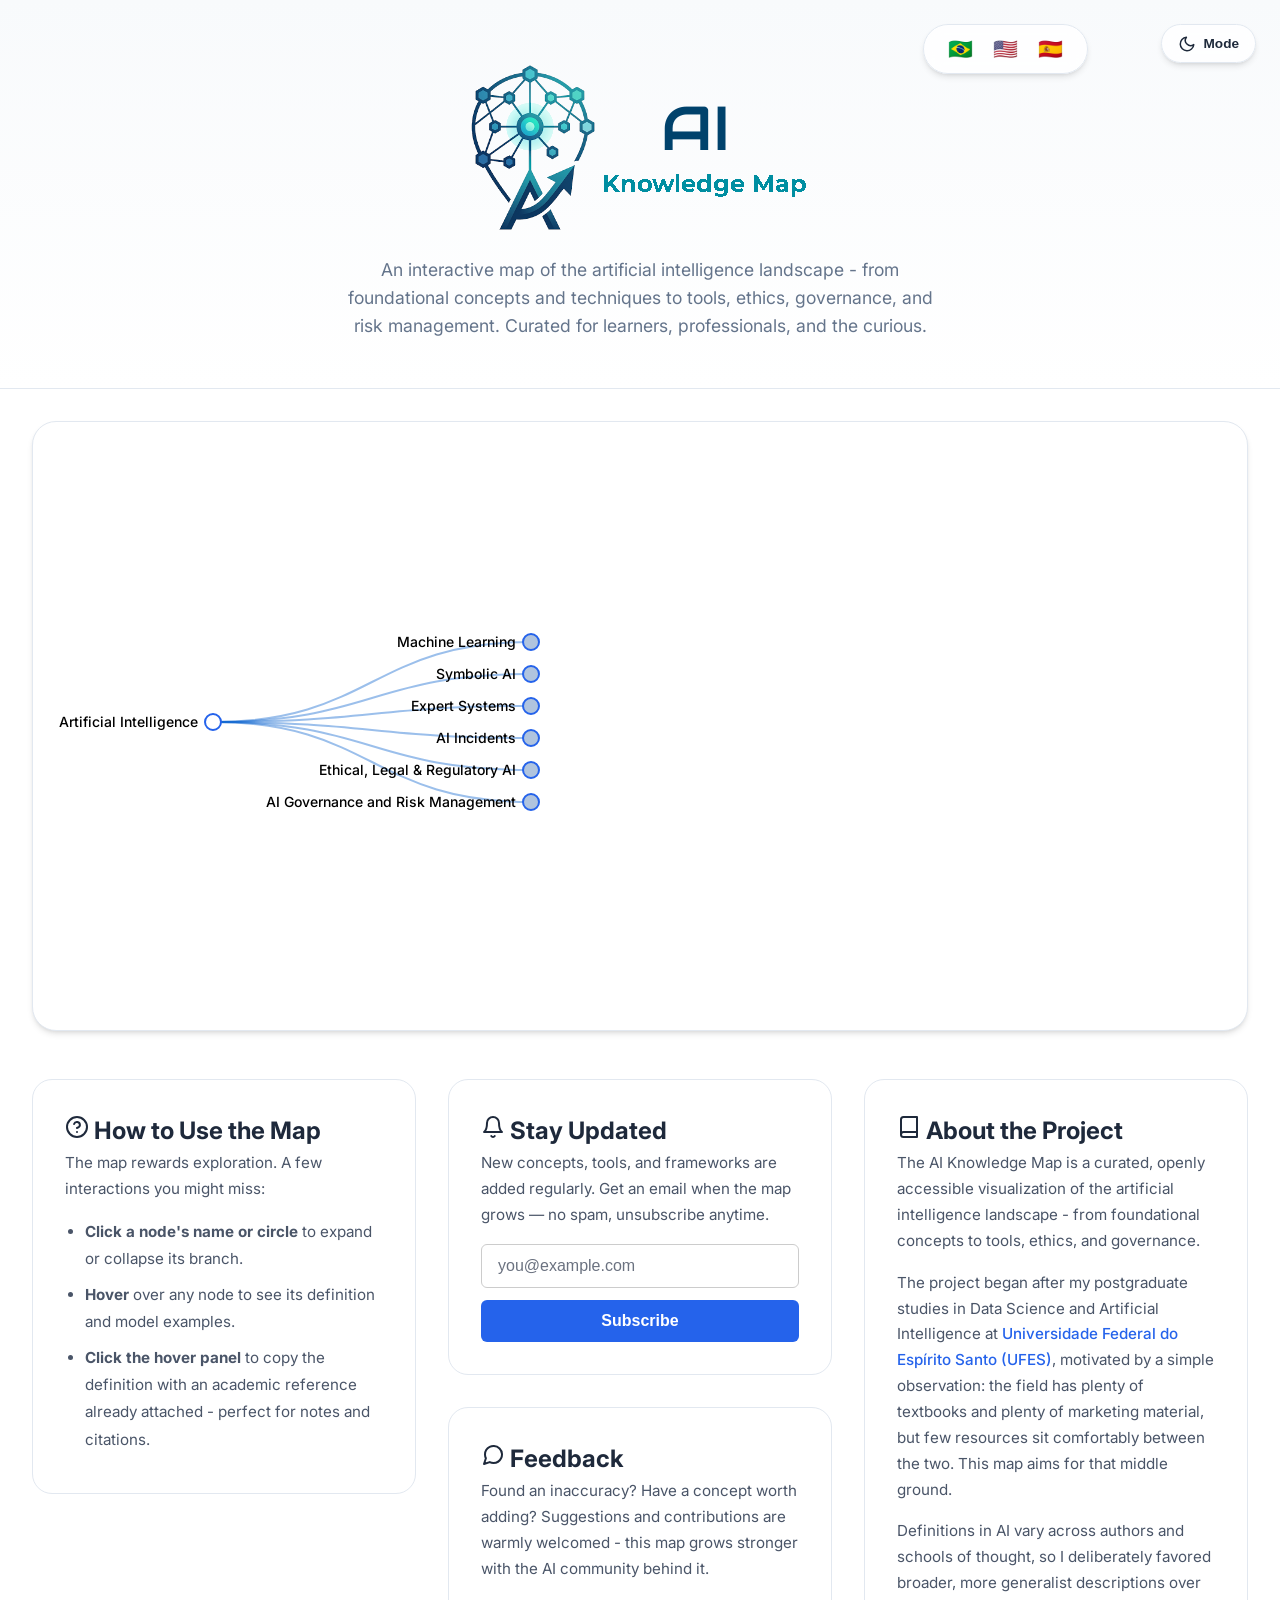
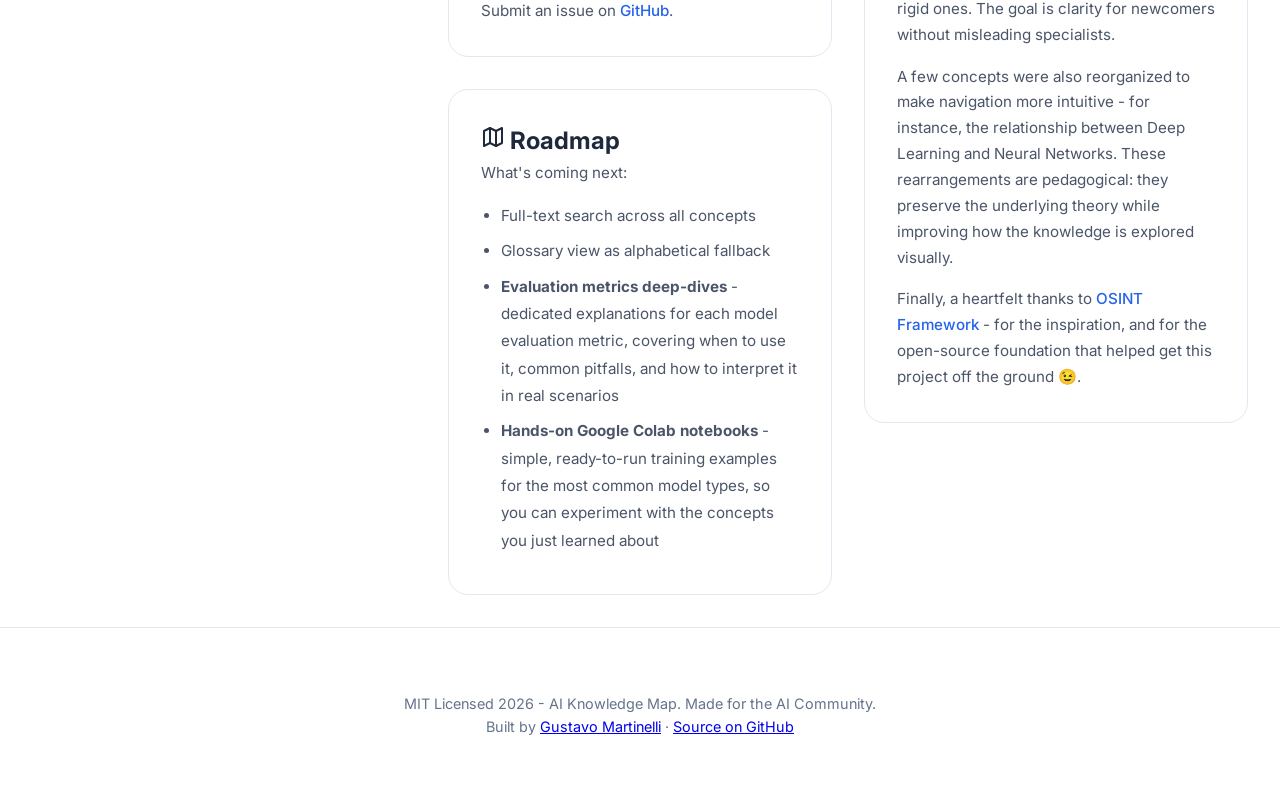
<file: index.html>
<!DOCTYPE html>
<html lang="en">

<head>
    <link rel="canonical" href="https://aiknowledgemap.org/">
    <meta charset="UTF-8">
    <meta name="viewport" content="width=device-width, initial-scale=1.0">
    <meta http-equiv="X-UA-Compatible" content="ie=edge">
    <title>AI Knowledge Map - Learn AI Concepts & Definitions</title>
    <meta name="description" content="Explore Artificial Intelligence visually. A free, interactive knowledge map of AI concepts, techniques, tools, ethics, and governance - for students, researchers, and professionals.">

    <!-- Open Graph -->
    <meta property="og:type" content="website">
    <meta property="og:url" content="https://aiknowledgemap.org/">
    <meta property="og:title" content="AI Knowledge Map - Visual Guide to Artificial Intelligence">
    <meta property="og:description" content="Explore Artificial Intelligence visually. A free, interactive knowledge map of AI concepts, techniques, tools, ethics, and governance - for students, researchers, and professionals.">
    <meta property="og:image" content="https://aiknowledgemap.org/aikm_logo.jpg">
    <meta property="og:image:width" content="1200">
    <meta property="og:image:height" content="630">
    <meta property="og:image:alt" content="AI Knowledge Map - Interactive map of artificial intelligence concepts">
    <meta property="og:locale" content="en_US">
    <meta property="og:locale:alternate" content="pt_BR">
    <meta property="og:locale:alternate" content="es_ES">
    <meta property="og:site_name" content="AI Knowledge Map">

    <!-- Twitter Cards -->
    <meta name="twitter:card" content="summary_large_image">
    <meta name="twitter:title" content="AI Knowledge Map - Visual Guide to Artificial Intelligence">
    <meta name="twitter:description" content="Explore AI visually. An interactive map of concepts, techniques, tools, ethics, and governance.">
    <meta name="twitter:image" content="https://aiknowledgemap.org/aikm_logo.jpg">
    <meta name="twitter:image:alt" content="AI Knowledge Map - Interactive map of artificial intelligence concepts">

    <!-- Favicons -->
    <link rel="icon" type="image/x-icon" href="/favicon.ico">
    <link rel="icon" type="image/png" sizes="16x16" href="/favicon-16x16.png">
    <link rel="icon" type="image/png" sizes="32x32" href="/favicon-32x32.png">
    <link rel="apple-touch-icon" sizes="180x180" href="/apple-touch-icon.png">
    <link rel="manifest" href="/site.webmanifest">
    <meta name="theme-color" content="#2563eb">

    <!-- Google Fonts -->
    <link rel="preconnect" href="https://fonts.googleapis.com">
    <link rel="preconnect" href="https://fonts.gstatic.com" crossorigin>
    <link
        href="https://fonts.googleapis.com/css2?family=Inter:wght@300;400;500;600;700&family=Outfit:wght@400;600;700&display=swap"
        rel="stylesheet">

    <!-- Dependencies -->
    <link rel="stylesheet" href="/css/style.css?v=3">
    <script src="/js/d3.v7.min.js" defer></script>
    <script src="/js/app.js?v=2" defer></script>

    <link rel="alternate" hreflang="en" href="https://aiknowledgemap.org/" />
    <link rel="alternate" hreflang="pt-BR" href="https://aiknowledgemap.org/pt-br/" />
    <link rel="alternate" hreflang="es" href="https://aiknowledgemap.org/es/" />
    <link rel="alternate" hreflang="x-default" href="https://aiknowledgemap.org/" />
    
    <script defer src="https://cloud.umami.is/script.js" 
            data-website-id="514e54d5-efb2-42ce-ac12-b586e3b3f8ba"
            data-domains="aiknowledgemap.org"></script>

    <script type="application/ld+json">
        {
        "@context": "https://schema.org",
        "@type": "WebSite",
        "name": "AI Knowledge Map",
        "url": "https://aiknowledgemap.org/",
        "description": "Explore Artificial Intelligence visually. A free, interactive knowledge map of AI concepts, techniques, tools, ethics, and governance - for students, researchers, and professionals.",
        "inLanguage": "en"
        }
    </script>

    <script src="https://analytics.ahrefs.com/analytics.js" data-key="7JDw+HmyIkDQPO7o8yi4VQ" async></script>

</head>

<body>

    <header>
        <h1>
            <img src="/aikm_img_name.png" alt="AI Knowledge Map" class="site-logo">
        </h1>
        <p>An interactive map of the artificial intelligence landscape - from foundational concepts and 
            techniques to tools, ethics, governance, and risk management. Curated for learners, professionals, 
            and the curious.</p>
        <div class="lang-selector">
            <a href="/pt-br/" class="lang-flag" hreflang="pt-BR" aria-label="Português">🇧🇷</a>
            <a href="/" class="lang-flag" hreflang="en" aria-label="English">🇺🇸</a>
            <a href="/es/" class="lang-flag" hreflang="es" aria-label="Español">🇪🇸</a>
        </div>
        <div class="dark-toggle-container">
            <button class="btn-toggle" aria-label="Toggle dark mode">
                <svg xmlns="http://www.w3.org/2000/svg" width="18" height="18" viewBox="0 0 24 24" fill="none"
                    stroke="currentColor" stroke-width="2" stroke-linecap="round" stroke-linejoin="round"
                    aria-hidden="true">
                    <path d="M21 12.79A9 9 0 1 1 11.21 3 7 7 0 0 0 21 12.79z"></path>
                </svg>
                Mode
            </button>
        </div>
    </header>

    <main class="container">

        <div id="body">
            <!-- D3 Map will render here -->

        </div>

        <div class="info-grid">
            <!-- Column 1: How to Use the Map -->
            <section class="info-card">
                <h2>
                    <svg xmlns="http://www.w3.org/2000/svg" width="24" height="24" viewBox="0 0 24 24" fill="none"
                        stroke="currentColor" stroke-width="2" stroke-linecap="round" stroke-linejoin="round"
                        aria-hidden="true">
                        <circle cx="12" cy="12" r="10"></circle>
                        <path d="M9.09 9a3 3 0 0 1 5.83 1c0 2-3 3-3 3"></path>
                        <line x1="12" y1="17" x2="12.01" y2="17"></line>
                    </svg>
                    How to Use the Map
                </h2>
                <p>The map rewards exploration. A few interactions you might miss:</p>
                <ul class="info-list">
                    <li><strong>Click a node's name or circle</strong> to expand or collapse its branch.</li>
                    <li><strong>Hover</strong> over any node to see its definition and model examples.</li>
                    <li><strong>Click the hover panel</strong> to copy the definition with an academic reference already attached - perfect for notes and citations.</li>
                </ul>
            </section>

            <!-- Column 2: Stay Updated + Feedback + Roadmap (stacked) -->
            <div class="info-card-column">
                <section class="info-card">
                    <h2>
                        <svg xmlns="http://www.w3.org/2000/svg" width="24" height="24" viewBox="0 0 24 24" fill="none"
                            stroke="currentColor" stroke-width="2" stroke-linecap="round" stroke-linejoin="round"
                            aria-hidden="true">
                            <path d="M18 8A6 6 0 0 0 6 8c0 7-3 9-3 9h18s-3-2-3-9"></path>
                            <path d="M13.73 21a2 2 0 0 1-3.46 0"></path>
                        </svg>
                        Stay Updated
                    </h2>
                    <p>New concepts, tools, and frameworks are added regularly. Get an email when the map grows — no spam, unsubscribe anytime.</p>
                    <form
                        id="newsletter-form"
                        action="https://buttondown.com/api/emails/embed-subscribe/aiknowledgemap"
                        method="post"
                        style="margin-top: 1rem;">
                        <label for="bd-email" class="sr-only">Email</label>
                        <input type="email" id="bd-email" name="email" placeholder="you@example.com" required>
                        <button type="submit">Subscribe</button>
                    </form>
                    <p id="newsletter-msg" class="newsletter-msg hidden" role="status" aria-live="polite"></p>
                </section>

                <section class="info-card">
                    <h2>
                        <svg xmlns="http://www.w3.org/2000/svg" width="24" height="24" viewBox="0 0 24 24" fill="none"
                            stroke="currentColor" stroke-width="2" stroke-linecap="round" stroke-linejoin="round"
                            aria-hidden="true">
                            <path
                                d="M21 11.5a8.38 8.38 0 0 1-.9 3.8 8.5 8.5 0 0 1-7.6 4.7 8.38 8.38 0 0 1-3.8-.9L3 21l1.9-5.7a8.38 8.38 0 0 1-.9-3.8 8.5 8.5 0 0 1 4.7-7.6 8.38 8.38 0 0 1 3.8-.9h.5a8.48 8.48 0 0 1 8 8v.5z">
                            </path>
                        </svg>
                        Feedback
                    </h2>
                    <p>
                        Found an inaccuracy? Have a concept worth adding? Suggestions and contributions are warmly welcomed -
                        this map grows stronger with the AI community behind it.
                    </p>
                    <div style="margin-top: 1rem;">
                        Submit an issue on <a href="https://github.com/gustavomartinellidev/aiknowledgemap/issues"
                            target="_blank" rel="noopener noreferrer">GitHub</a>.
                    </div>
                </section>

                <section class="info-card">
                    <h2>
                        <svg xmlns="http://www.w3.org/2000/svg" width="24" height="24" viewBox="0 0 24 24" fill="none"
                            stroke="currentColor" stroke-width="2" stroke-linecap="round" stroke-linejoin="round"
                            aria-hidden="true">
                            <polygon points="3 6 9 3 15 6 21 3 21 18 15 21 9 18 3 21"></polygon>
                            <line x1="9" y1="3" x2="9" y2="18"></line>
                            <line x1="15" y1="6" x2="15" y2="21"></line>
                        </svg>
                        Roadmap
                    </h2>
                    <p>What's coming next:</p>
                    <ul class="info-list">
                        <li>Full-text search across all concepts</li>
                        <li>Glossary view as alphabetical fallback</li>
                        <li><strong>Evaluation metrics deep-dives</strong> - dedicated explanations for each model evaluation metric, covering when to use it, common pitfalls, and how to interpret it in real scenarios</li>
                        <li><strong>Hands-on Google Colab notebooks</strong> - simple, ready-to-run training examples for the most common model types, so you can experiment with the concepts you just learned about</li>
                    </ul>
                </section>
            </div>

            <!-- Column 3: About the Project -->
            <section class="info-card">
                <h2>
                    <svg xmlns="http://www.w3.org/2000/svg" width="24" height="24" viewBox="0 0 24 24" fill="none"
                        stroke="currentColor" stroke-width="2" stroke-linecap="round" stroke-linejoin="round"
                        aria-hidden="true">
                        <path d="M4 19.5A2.5 2.5 0 0 1 6.5 17H20"></path>
                        <path d="M6.5 2H20v20H6.5A2.5 2.5 0 0 1 4 19.5v-15A2.5 2.5 0 0 1 6.5 2z"></path>
                    </svg>
                    About the Project
                </h2>
                <p>
                    The AI Knowledge Map is a curated, openly accessible visualization of the artificial intelligence landscape - from 
                    foundational concepts to tools, ethics, and governance.
                </p>
                <p style="margin-top:1rem;">
                    The project began after my postgraduate studies in Data Science and Artificial Intelligence at 
                    <a href="https://ufes.br/" target="_blank" rel="noopener noreferrer">Universidade Federal do Espírito Santo (UFES)</a>, 
                    motivated by a simple observation: the field has plenty of textbooks and plenty of marketing
                    material, but few resources sit comfortably between the two. This map aims for that middle ground.
                </p>
                <p style="margin-top:1rem;">
                    Definitions in AI vary across authors and schools of thought, so I deliberately favored broader, more generalist 
                    descriptions over rigid ones. The goal is clarity for newcomers without misleading specialists.
                </p>
                <p style="margin-top:1rem;">
                    A few concepts were also reorganized to make navigation more intuitive - for instance, the relationship between 
                    Deep Learning and Neural Networks. These rearrangements are pedagogical: they preserve the underlying 
                    theory while improving how the knowledge is explored visually.
                </p>
                <p style="margin-top:1rem;">
                    Finally, a heartfelt thanks to <a href="https://osintframework.com/" target="_blank" rel="noopener noreferrer">OSINT Framework</a>
                    - for the inspiration, and for the open-source foundation that helped get this project off the ground 😉.
                </p>
            </section>
        </div>

    </main>

    <footer>
        <p>MIT Licensed 2026 - AI Knowledge Map. Made for the AI Community.</p>
        <p class="site-credit">
            Built by
            <a href="https://www.linkedin.com/in/gustavomartinelli/" target="_blank" rel="noopener noreferrer">Gustavo Martinelli</a>
            · <a href="https://github.com/gustavomartinellidev/aiknowledgemap" target="_blank" rel="noopener noreferrer">Source on GitHub</a>
        </p>
    </footer>

    <div id="hover-panel" class="hidden"
     data-copy-label="Click to copy"
     data-copied-label="Text copied ✓"></div>

</body>

</html>
</file>
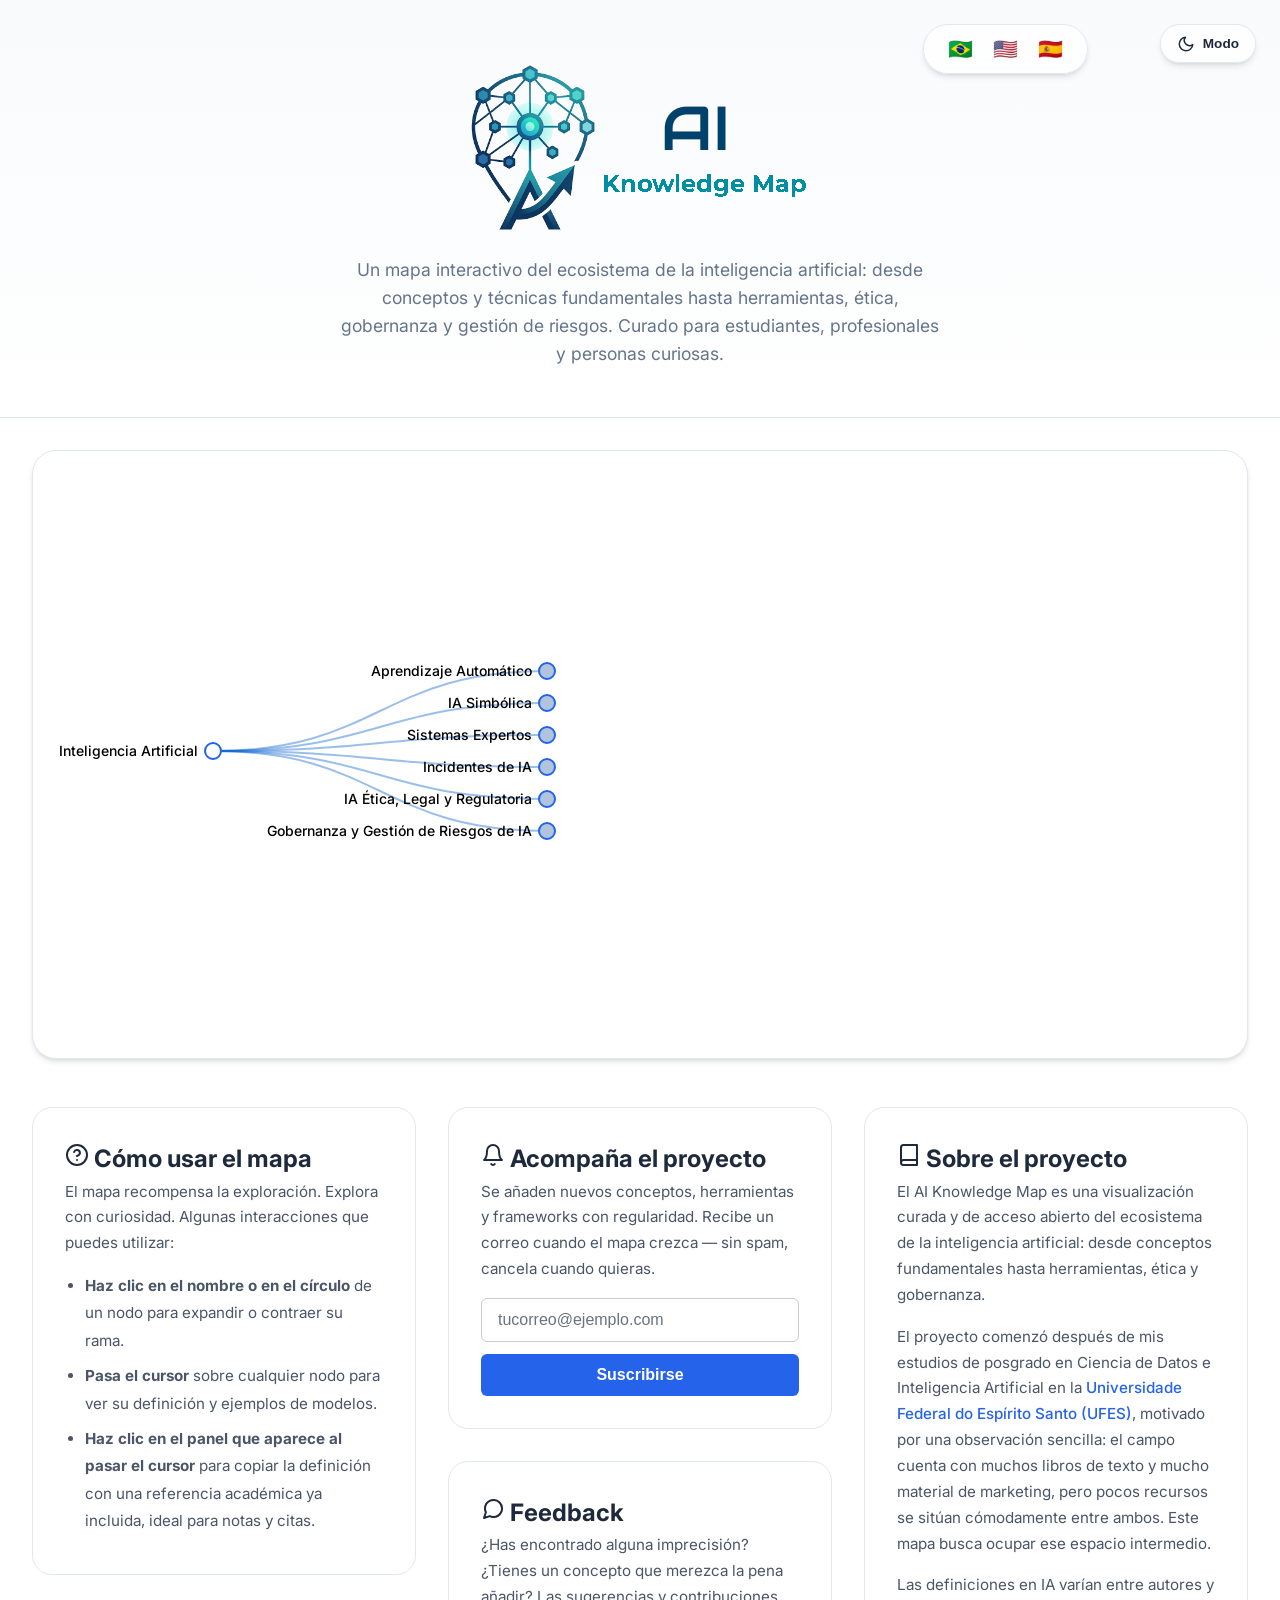
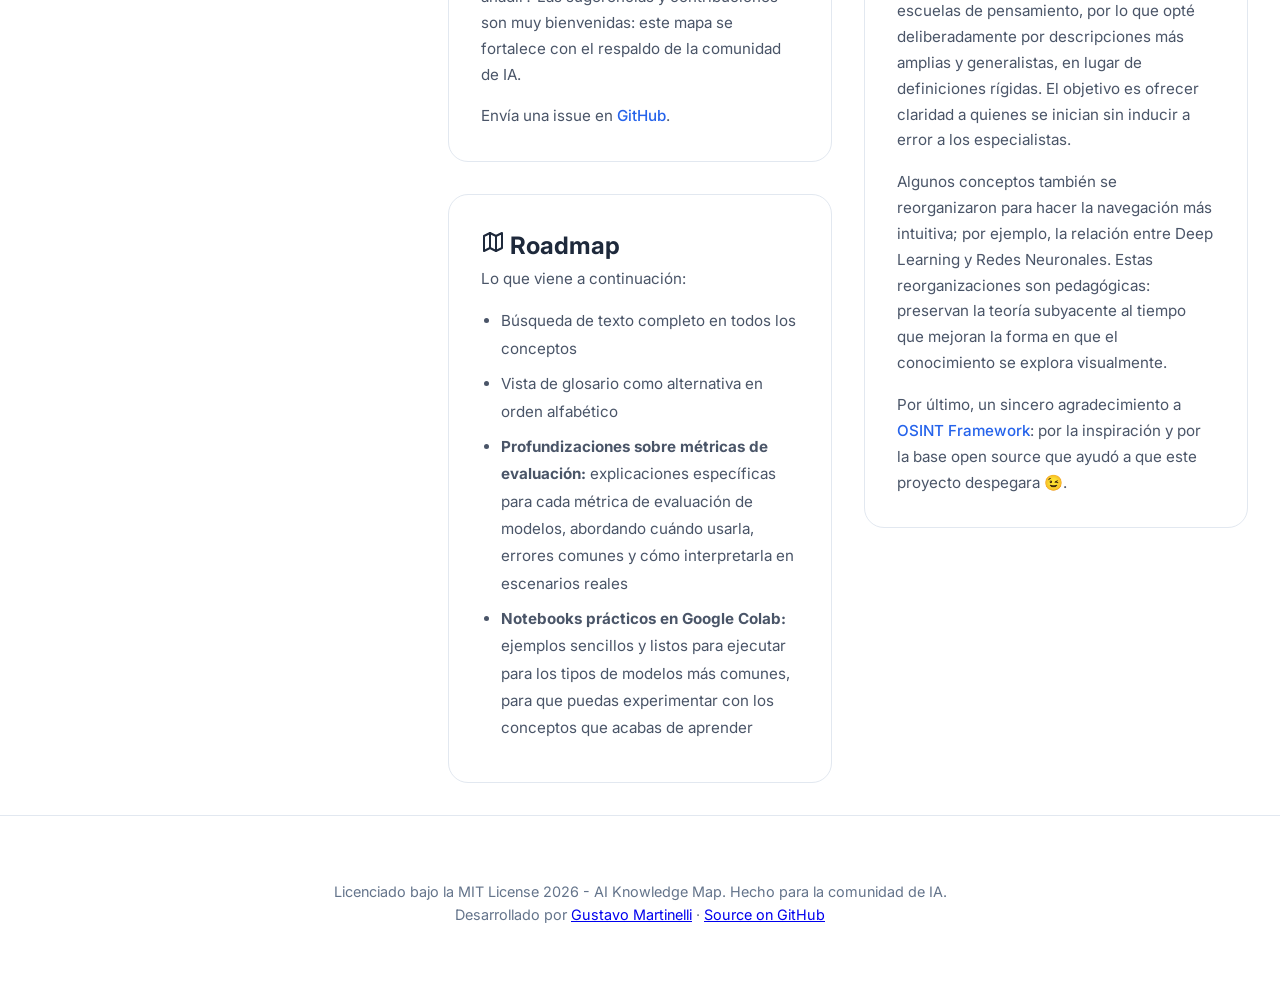
<file: es/index.html>
<!DOCTYPE html>
<html lang="es">

<head>
    <link rel="canonical" href="https://aiknowledgemap.org/es/">
    <meta charset="UTF-8">
    <meta name="viewport" content="width=device-width, initial-scale=1.0">
    <meta http-equiv="X-UA-Compatible" content="ie=edge">
    <title>AI Knowledge Map - Aprende conceptos y definiciones de IA</title>
    <meta name="description" content="Explora la Inteligencia Artificial de forma visual. Un mapa de conocimiento gratuito e interactivo sobre conceptos, técnicas, herramientas, ética y gobernanza de la IA — para estudiantes, investigadores y profesionales.">

    <!-- Open Graph -->
    <meta property="og:type" content="website">
    <meta property="og:url" content="https://aiknowledgemap.org/es/">
    <meta property="og:title" content="AI Knowledge Map - Guía visual de la Inteligencia Artificial">
    <meta property="og:description" content="Explora la Inteligencia Artificial de forma visual. Un mapa de conocimiento gratuito e interactivo sobre conceptos, técnicas, herramientas, ética y gobernanza de la IA — para estudiantes, investigadores y profesionales.">
    <meta property="og:image" content="https://aiknowledgemap.org/aikm_logo.jpg">
    <meta property="og:image:width" content="1200">
    <meta property="og:image:height" content="630">
    <meta property="og:image:alt" content="AI Knowledge Map - Mapa interactivo de conceptos de inteligencia artificial">
    <meta property="og:locale" content="es_ES">
    <meta property="og:locale:alternate" content="en_US">
    <meta property="og:locale:alternate" content="pt_BR">
    <meta property="og:site_name" content="AI Knowledge Map">

    <!-- Twitter Cards -->
    <meta name="twitter:card" content="summary_large_image">
    <meta name="twitter:title" content="AI Knowledge Map - Guía visual de la Inteligencia Artificial">
    <meta name="twitter:description" content="Explora la IA de forma visual. Un mapa interactivo de conceptos, técnicas, herramientas, ética y gobernanza.">
    <meta name="twitter:image" content="https://aiknowledgemap.org/aikm_logo.jpg">
    <meta name="twitter:image:alt" content="AI Knowledge Map - Mapa interactivo de conceptos de inteligencia artificial">

    <!-- Favicons -->
    <link rel="icon" type="image/x-icon" href="/favicon.ico">
    <link rel="icon" type="image/png" sizes="16x16" href="/favicon-16x16.png">
    <link rel="icon" type="image/png" sizes="32x32" href="/favicon-32x32.png">
    <link rel="apple-touch-icon" sizes="180x180" href="/apple-touch-icon.png">
    <link rel="manifest" href="/site.webmanifest">
    <meta name="theme-color" content="#2563eb">

    <!-- Google Fonts -->
    <link rel="preconnect" href="https://fonts.googleapis.com">
    <link rel="preconnect" href="https://fonts.gstatic.com" crossorigin>
    <link
        href="https://fonts.googleapis.com/css2?family=Inter:wght@300;400;500;600;700&family=Outfit:wght@400;600;700&display=swap"
        rel="stylesheet">

    <!-- Dependencies -->
    <link rel="stylesheet" href="/css/style.css?v=3">
    <script src="/js/d3.v7.min.js" defer></script>
    <script src="/js/app.js?v=2" defer></script>

    <link rel="alternate" hreflang="en" href="https://aiknowledgemap.org/" />
    <link rel="alternate" hreflang="pt-BR" href="https://aiknowledgemap.org/pt-br/" />
    <link rel="alternate" hreflang="es" href="https://aiknowledgemap.org/es/" />
    <link rel="alternate" hreflang="x-default" href="https://aiknowledgemap.org/" />
    
    <script defer src="https://cloud.umami.is/script.js" 
            data-website-id="514e54d5-efb2-42ce-ac12-b586e3b3f8ba"
            data-domains="aiknowledgemap.org"></script>
    
    <script type="application/ld+json">
        {
        "@context": "https://schema.org",
        "@type": "WebSite",
        "name": "AI Knowledge Map",
        "url": "https://aiknowledgemap.org/es/",
        "description": "Explora la Inteligencia Artificial de forma visual. Un mapa de conocimiento gratuito e interactivo sobre conceptos, técnicas, herramientas, ética y gobernanza de la IA — para estudiantes, investigadores y profesionales.",
        "inLanguage": "es"
        }
    </script>

    <script src="https://analytics.ahrefs.com/analytics.js" data-key="7JDw+HmyIkDQPO7o8yi4VQ" async></script>
            
</head>

<body>

    <header>
        <h1>
            <img src="/aikm_img_name.png" alt="AI Knowledge Map" class="site-logo">
        </h1>
        <p>Un mapa interactivo del ecosistema de la inteligencia artificial: desde conceptos y técnicas fundamentales hasta 
            herramientas, ética, gobernanza y gestión de riesgos. Curado para estudiantes, profesionales y personas curiosas.</p>
        <div class="lang-selector">
            <a href="/pt-br/" class="lang-flag" hreflang="pt-BR" aria-label="Português">🇧🇷</a>
            <a href="/" class="lang-flag" hreflang="en" aria-label="English">🇺🇸</a>
            <a href="/es/" class="lang-flag" hreflang="es" aria-label="Español">🇪🇸</a>
        </div>
        <div class="dark-toggle-container">
            <button class="btn-toggle" aria-label="Toggle dark mode">
                <svg xmlns="http://www.w3.org/2000/svg" width="18" height="18" viewBox="0 0 24 24" fill="none"
                    stroke="currentColor" stroke-width="2" stroke-linecap="round" stroke-linejoin="round"
                    aria-hidden="true">
                    <path d="M21 12.79A9 9 0 1 1 11.21 3 7 7 0 0 0 21 12.79z"></path>
                </svg>
                Modo
            </button>
        </div>
    </header>

    <main class="container">

        <div id="body">
            <!-- D3 Map will render here -->

        </div>

        <div class="info-grid">
            <!-- Column 1: How to Use the Map -->
            <section class="info-card">
                <h2>
                    <svg xmlns="http://www.w3.org/2000/svg" width="24" height="24" viewBox="0 0 24 24" fill="none"
                        stroke="currentColor" stroke-width="2" stroke-linecap="round" stroke-linejoin="round"
                        aria-hidden="true">
                        <circle cx="12" cy="12" r="10"></circle>
                        <path d="M9.09 9a3 3 0 0 1 5.83 1c0 2-3 3-3 3"></path>
                        <line x1="12" y1="17" x2="12.01" y2="17"></line>
                    </svg>
                    Cómo usar el mapa
                </h2>
                <p>El mapa recompensa la exploración. Explora con curiosidad. Algunas interacciones que puedes utilizar:</p>
                <ul class="info-list">
                    <li><strong>Haz clic en el nombre o en el círculo</strong> de un nodo para expandir o contraer su rama.</li>
                    <li><strong>Pasa el cursor</strong> sobre cualquier nodo para ver su definición y ejemplos de modelos.</li>
                    <li><strong>Haz clic en el panel que aparece al pasar el cursor</strong> para copiar la definición con 
                        una referencia académica ya incluida, ideal para notas y citas.</li>
                </ul>
            </section>

            <!-- Column 2: Stay Updated + Feedback + Roadmap (stacked) -->
            <div class="info-card-column">
                <section class="info-card">
                    <h2>
                        <svg xmlns="http://www.w3.org/2000/svg" width="24" height="24" viewBox="0 0 24 24" fill="none"
                            stroke="currentColor" stroke-width="2" stroke-linecap="round" stroke-linejoin="round"
                            aria-hidden="true">
                            <path d="M18 8A6 6 0 0 0 6 8c0 7-3 9-3 9h18s-3-2-3-9"></path>
                            <path d="M13.73 21a2 2 0 0 1-3.46 0"></path>
                        </svg>
                        Acompaña el proyecto
                    </h2>
                    <p>Se añaden nuevos conceptos, herramientas y frameworks con regularidad. Recibe un correo cuando el mapa crezca — sin spam, cancela cuando quieras.</p>
                    <form
                        id="newsletter-form"
                        action="https://buttondown.com/api/emails/embed-subscribe/aiknowledgemap"
                        method="post"
                        style="margin-top: 1rem;">
                        <label for="bd-email" class="sr-only">Correo electrónico</label>
                        <input type="email" id="bd-email" name="email" placeholder="tucorreo@ejemplo.com" required>
                        <button type="submit">Suscribirse</button>
                    </form>
                    <p id="newsletter-msg" class="newsletter-msg hidden" role="status" aria-live="polite"></p>
                </section>

                <section class="info-card">
                    <h2>
                        <svg xmlns="http://www.w3.org/2000/svg" width="24" height="24" viewBox="0 0 24 24" fill="none"
                            stroke="currentColor" stroke-width="2" stroke-linecap="round" stroke-linejoin="round"
                            aria-hidden="true">
                            <path
                                d="M21 11.5a8.38 8.38 0 0 1-.9 3.8 8.5 8.5 0 0 1-7.6 4.7 8.38 8.38 0 0 1-3.8-.9L3 21l1.9-5.7a8.38 8.38 0 0 1-.9-3.8 8.5 8.5 0 0 1 4.7-7.6 8.38 8.38 0 0 1 3.8-.9h.5a8.48 8.48 0 0 1 8 8v.5z">
                            </path>
                        </svg>
                        Feedback
                    </h2>
                    <p>
                        ¿Has encontrado alguna imprecisión? ¿Tienes un concepto que merezca la pena añadir? Las sugerencias y contribuciones 
                        son muy bienvenidas: este mapa se fortalece con el respaldo de la comunidad de IA.
                    </p>
                    <div style="margin-top: 1rem;">
                        Envía una issue en <a href="https://github.com/gustavomartinellidev/aiknowledgemap/issues"
                            target="_blank" rel="noopener noreferrer">GitHub</a>.
                    </div>
                </section>

                <section class="info-card">
                    <h2>
                        <svg xmlns="http://www.w3.org/2000/svg" width="24" height="24" viewBox="0 0 24 24" fill="none"
                            stroke="currentColor" stroke-width="2" stroke-linecap="round" stroke-linejoin="round"
                            aria-hidden="true">
                            <polygon points="3 6 9 3 15 6 21 3 21 18 15 21 9 18 3 21"></polygon>
                            <line x1="9" y1="3" x2="9" y2="18"></line>
                            <line x1="15" y1="6" x2="15" y2="21"></line>
                        </svg>
                        Roadmap
                    </h2>
                    <p>Lo que viene a continuación:</p>
                    <ul class="info-list">
                        <li>Búsqueda de texto completo en todos los conceptos</li>
                        <li>Vista de glosario como alternativa en orden alfabético</li>
                        <li><strong>Profundizaciones sobre métricas de evaluación:</strong> explicaciones específicas para cada métrica de evaluación de modelos, abordando cuándo usarla, errores comunes y cómo interpretarla en escenarios reales</li>
                        <li><strong>Notebooks prácticos en Google Colab:</strong> ejemplos sencillos y listos para ejecutar para los tipos de modelos más comunes, para que puedas experimentar con los conceptos que acabas de aprender</li>
                    </ul>
                </section>
            </div>

            <!-- Column 3: About the Project -->
            <section class="info-card">
                <h2>
                    <svg xmlns="http://www.w3.org/2000/svg" width="24" height="24" viewBox="0 0 24 24" fill="none"
                        stroke="currentColor" stroke-width="2" stroke-linecap="round" stroke-linejoin="round"
                        aria-hidden="true">
                        <path d="M4 19.5A2.5 2.5 0 0 1 6.5 17H20"></path>
                        <path d="M6.5 2H20v20H6.5A2.5 2.5 0 0 1 4 19.5v-15A2.5 2.5 0 0 1 6.5 2z"></path>
                    </svg>
                    Sobre el proyecto
                </h2>
                <p>
                    El AI Knowledge Map es una visualización curada y de acceso abierto del ecosistema de la inteligencia artificial: 
                    desde conceptos fundamentales hasta herramientas, ética y gobernanza.
                </p>
                <p style="margin-top:1rem;">
                    El proyecto comenzó después de mis estudios de posgrado en Ciencia de Datos e Inteligencia Artificial en la
                    <a href="https://ufes.br/" target="_blank" rel="noopener noreferrer">Universidade Federal do Espírito Santo (UFES)</a>, 
                    motivado por una observación sencilla: el campo cuenta con muchos libros de texto y mucho material de marketing, pero 
                    pocos recursos se sitúan cómodamente entre ambos. Este mapa busca ocupar ese espacio intermedio.
                </p>
                <p style="margin-top:1rem;">
                    Las definiciones en IA varían entre autores y escuelas de pensamiento, por lo que opté deliberadamente por descripciones 
                    más amplias y generalistas, en lugar de definiciones rígidas. El objetivo es ofrecer claridad a quienes se inician 
                    sin inducir a error a los especialistas.
                </p>
                <p style="margin-top:1rem;">
                    Algunos conceptos también se reorganizaron para hacer la navegación más intuitiva; por ejemplo, la relación entre 
                    Deep Learning y Redes Neuronales. Estas reorganizaciones son pedagógicas: preservan la teoría subyacente al tiempo 
                    que mejoran la forma en que el conocimiento se explora visualmente.
                </p>
                <p style="margin-top:1rem;">
                    Por último, un sincero agradecimiento a <a href="https://osintframework.com/" target="_blank" rel="noopener noreferrer">OSINT Framework</a>:
                     por la inspiración y por la base open source que ayudó a que este proyecto despegara 😉.
                </p>
            </section>
        </div>

    </main>

    <footer>
        <p>Licenciado bajo la MIT License 2026 - AI Knowledge Map. Hecho para la comunidad de IA.</p>
        <p class="site-credit">
            Desarrollado por 
            <a href="https://www.linkedin.com/in/gustavomartinelli/" target="_blank" rel="noopener noreferrer">Gustavo Martinelli</a>
            · <a href="https://github.com/gustavomartinellidev/aiknowledgemap" target="_blank" rel="noopener noreferrer">Source on GitHub</a>
        </p>
    </footer>

    <div id="hover-panel" class="hidden"
    data-copy-label="Haz clic para copiar"
    data-copied-label="Texto copiado ✓"></div>

</body>

</html>
</file>
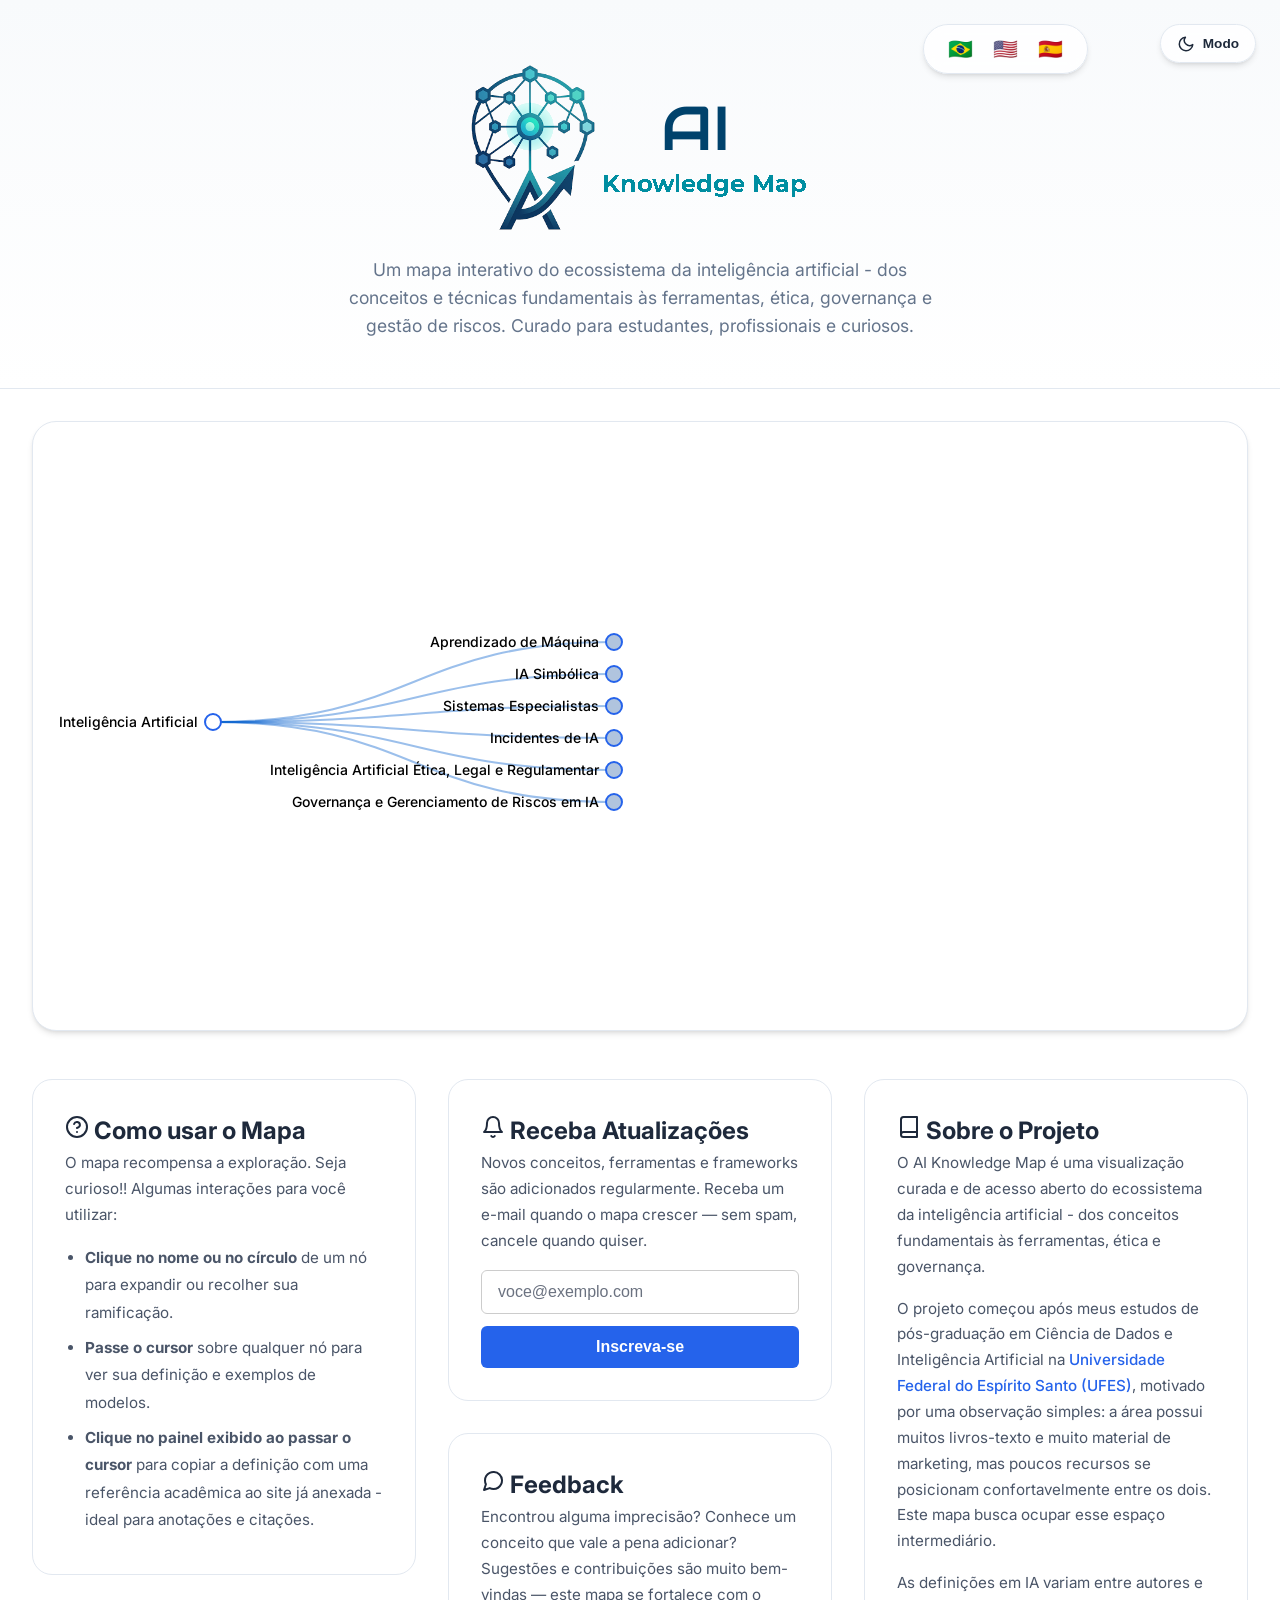
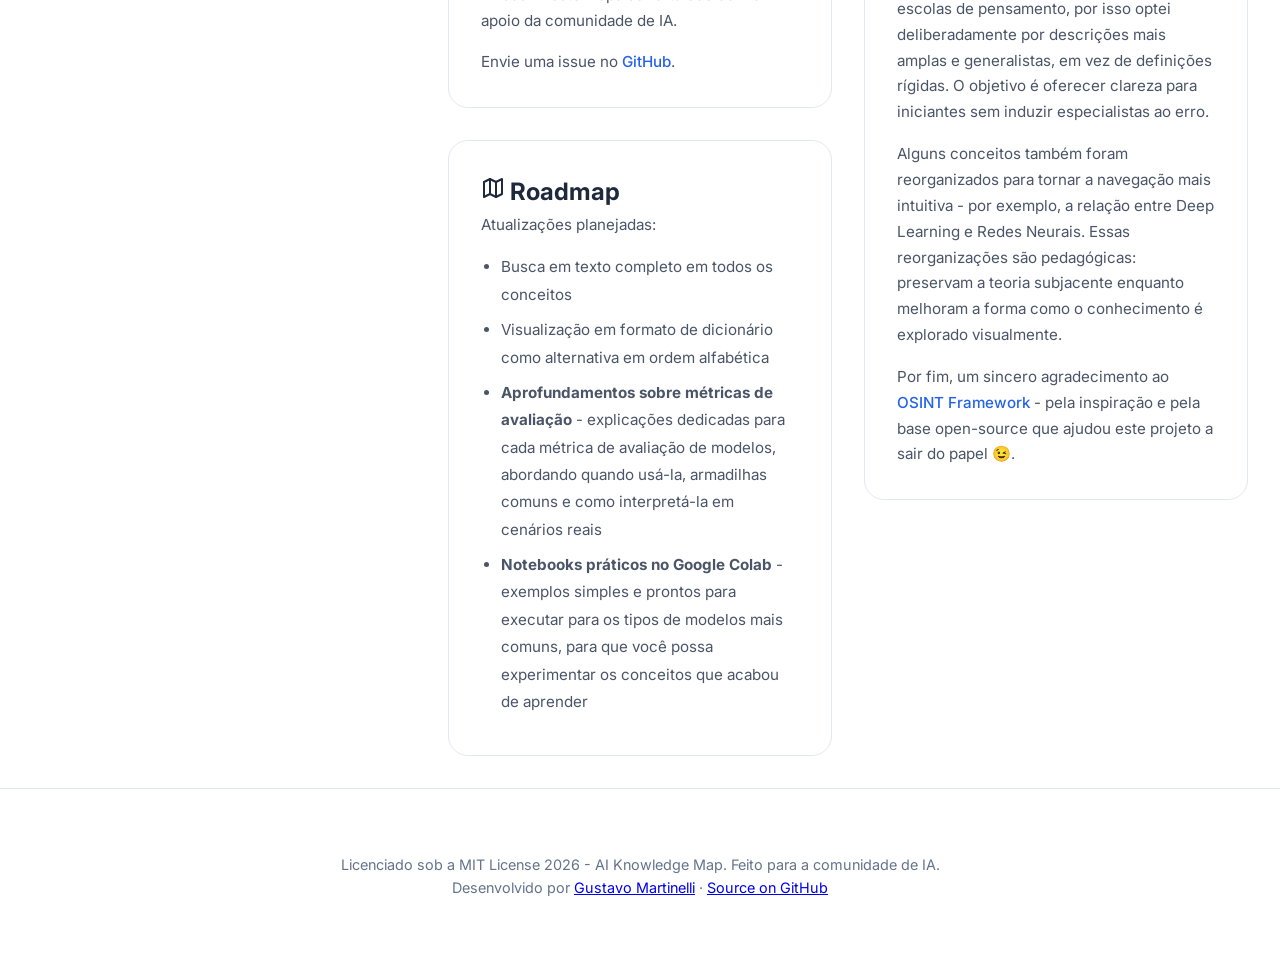
<file: pt-br/index.html>
<!DOCTYPE html>
<html lang="pt-BR">

<head>
    <link rel="canonical" href="https://aiknowledgemap.org/pt-br/">
    <meta charset="UTF-8">
    <meta name="viewport" content="width=device-width, initial-scale=1.0">
    <meta http-equiv="X-UA-Compatible" content="ie=edge">
    <title>AI Knowledge Map - Aprenda conceitos e definições de IA</title>
    <meta name="description" content="Explore a Inteligência Artificial visualmente. Um mapa de conhecimento gratuito e interativo sobre conceitos, técnicas, ferramentas, ética e governança da IA ​​— para estudantes, pesquisadores e profissionais.">

    <!-- Open Graph -->
    <meta property="og:type" content="website">
    <meta property="og:url" content="https://aiknowledgemap.org/pt-br/">
    <meta property="og:title" content="Mapa de Conhecimento de IA - Guia Visual da Inteligência Artificial">
    <meta property="og:description" content="Explore IA visualmente. Um mapa interativo e gratuito de conceitos, técnicas, ferramentas, ética e governança - para estudantes, pesquisadores e profissionais.">
    <meta property="og:image" content="https://aiknowledgemap.org/aikm_logo.jpg">
    <meta property="og:image:width" content="1200">
    <meta property="og:image:height" content="630">
    <meta property="og:image:alt" content="AI Knowledge Map - Mapa interativo de conceitos de inteligência artificial">
    <meta property="og:locale" content="pt_BR">
    <meta property="og:locale:alternate" content="en_US">
    <meta property="og:locale:alternate" content="es_ES">
    <meta property="og:site_name" content="AI Knowledge Map">

    <!-- Twitter Cards -->
    <meta name="twitter:card" content="summary_large_image">
    <meta name="twitter:title" content="Mapa de Conhecimento de IA - Um Guia Visual sobre Inteligência Artificial">
    <meta name="twitter:description" content="Explore IA visualmente. Um mapa interativo de conceitos, técnicas, ferramentas, ética e governança.">
    <meta name="twitter:image" content="https://aiknowledgemap.org/aikm_logo.jpg">
    <meta name="twitter:image:alt" content="AI Knowledge Map - Mapa interativo de conceitos de inteligência artificial">

    <!-- Favicons -->
    <link rel="icon" type="image/x-icon" href="/favicon.ico">
    <link rel="icon" type="image/png" sizes="16x16" href="/favicon-16x16.png">
    <link rel="icon" type="image/png" sizes="32x32" href="/favicon-32x32.png">
    <link rel="apple-touch-icon" sizes="180x180" href="/apple-touch-icon.png">
    <link rel="manifest" href="/site.webmanifest">
    <meta name="theme-color" content="#2563eb">

    <!-- Google Fonts -->
    <link rel="preconnect" href="https://fonts.googleapis.com">
    <link rel="preconnect" href="https://fonts.gstatic.com" crossorigin>
    <link
        href="https://fonts.googleapis.com/css2?family=Inter:wght@300;400;500;600;700&family=Outfit:wght@400;600;700&display=swap"
        rel="stylesheet">

    <!-- Dependencies -->
    <link rel="stylesheet" href="/css/style.css?v=3">
    <script src="/js/d3.v7.min.js" defer></script>
    <script src="/js/app.js?v=2" defer></script>

    <link rel="alternate" hreflang="en" href="https://aiknowledgemap.org/" />
    <link rel="alternate" hreflang="pt-BR" href="https://aiknowledgemap.org/pt-br/" />
    <link rel="alternate" hreflang="es" href="https://aiknowledgemap.org/es/" />
    <link rel="alternate" hreflang="x-default" href="https://aiknowledgemap.org/" />
    
    <script defer src="https://cloud.umami.is/script.js" 
            data-website-id="514e54d5-efb2-42ce-ac12-b586e3b3f8ba"
            data-domains="aiknowledgemap.org"></script>

    <script type="application/ld+json">
        {
        "@context": "https://schema.org",
        "@type": "WebSite",
        "name": "AI Knowledge Map",
        "url": "https://aiknowledgemap.org/pt-br/",
        "description": "Explore a Inteligência Artificial visualmente. Um mapa de conhecimento gratuito e interativo sobre conceitos, técnicas, ferramentas, ética e governança da IA ​​— para estudantes, pesquisadores e profissionais.",
        "inLanguage": "pt-BR"
        }
    </script>

    <script src="https://analytics.ahrefs.com/analytics.js" data-key="7JDw+HmyIkDQPO7o8yi4VQ" async></script>

</head>

<body>

    <header>
        <h1>
            <img src="/aikm_img_name.png" alt="AI Knowledge Map" class="site-logo">
        </h1>
        <p>Um mapa interativo do ecossistema da inteligência artificial - dos conceitos e técnicas fundamentais 
            às ferramentas, ética, governança e gestão de riscos. Curado para estudantes, profissionais e curiosos.</p>
        <div class="lang-selector">
            <a href="/pt-br/" class="lang-flag" hreflang="pt-BR" aria-label="Português">🇧🇷</a>
            <a href="/" class="lang-flag" hreflang="en" aria-label="English">🇺🇸</a>
            <a href="/es/" class="lang-flag" hreflang="es" aria-label="Español">🇪🇸</a>
        </div>
        <div class="dark-toggle-container">
            <button class="btn-toggle" aria-label="Toggle dark mode">
                <svg xmlns="http://www.w3.org/2000/svg" width="18" height="18" viewBox="0 0 24 24" fill="none"
                    stroke="currentColor" stroke-width="2" stroke-linecap="round" stroke-linejoin="round"
                    aria-hidden="true">
                    <path d="M21 12.79A9 9 0 1 1 11.21 3 7 7 0 0 0 21 12.79z"></path>
                </svg>
                Modo
            </button>
        </div>
    </header>

    <main class="container">

        <div id="body">
            <!-- D3 Map will render here -->

        </div>

        <div class="info-grid">
            <!-- Column 1: How to Use the Map -->
            <section class="info-card">
                <h2>
                    <svg xmlns="http://www.w3.org/2000/svg" width="24" height="24" viewBox="0 0 24 24" fill="none"
                        stroke="currentColor" stroke-width="2" stroke-linecap="round" stroke-linejoin="round"
                        aria-hidden="true">
                        <circle cx="12" cy="12" r="10"></circle>
                        <path d="M9.09 9a3 3 0 0 1 5.83 1c0 2-3 3-3 3"></path>
                        <line x1="12" y1="17" x2="12.01" y2="17"></line>
                    </svg>
                    Como usar o Mapa
                </h2>
                <p>O mapa recompensa a exploração. Seja curioso!! Algumas interações para você utilizar:</p>
                <ul class="info-list">
                    <li><strong>Clique no nome ou no círculo</strong> de um nó para expandir ou recolher sua ramificação.</li>
                    <li><strong>Passe o cursor</strong> sobre qualquer nó para ver sua definição e exemplos de modelos.</li>
                    <li><strong>Clique no painel exibido ao passar o cursor</strong> para copiar a definição com uma referência
                         acadêmica ao site já anexada - ideal para anotações e citações.</li>
                </ul>
            </section>

            <!-- Column 2: Stay Updated + Feedback + Roadmap (stacked) -->
            <div class="info-card-column">
                <section class="info-card">
                    <h2>
                        <svg xmlns="http://www.w3.org/2000/svg" width="24" height="24" viewBox="0 0 24 24" fill="none"
                            stroke="currentColor" stroke-width="2" stroke-linecap="round" stroke-linejoin="round"
                            aria-hidden="true">
                            <path d="M18 8A6 6 0 0 0 6 8c0 7-3 9-3 9h18s-3-2-3-9"></path>
                            <path d="M13.73 21a2 2 0 0 1-3.46 0"></path>
                        </svg>
                        Receba Atualizações
                    </h2>
                    <p>Novos conceitos, ferramentas e frameworks são adicionados regularmente. Receba um e-mail quando o mapa crescer — sem spam, cancele quando quiser.</p>
                    <form
                        id="newsletter-form"
                        action="https://buttondown.com/api/emails/embed-subscribe/aiknowledgemap"
                        method="post"
                        style="margin-top: 1rem;">
                        <label for="bd-email" class="sr-only">E-mail</label>
                        <input type="email" id="bd-email" name="email" placeholder="voce@exemplo.com" required>
                        <button type="submit">Inscreva-se</button>
                    </form>
                    <p id="newsletter-msg" class="newsletter-msg hidden" role="status" aria-live="polite"></p>
                </section>

                <section class="info-card">
                    <h2>
                        <svg xmlns="http://www.w3.org/2000/svg" width="24" height="24" viewBox="0 0 24 24" fill="none"
                            stroke="currentColor" stroke-width="2" stroke-linecap="round" stroke-linejoin="round"
                            aria-hidden="true">
                            <path
                                d="M21 11.5a8.38 8.38 0 0 1-.9 3.8 8.5 8.5 0 0 1-7.6 4.7 8.38 8.38 0 0 1-3.8-.9L3 21l1.9-5.7a8.38 8.38 0 0 1-.9-3.8 8.5 8.5 0 0 1 4.7-7.6 8.38 8.38 0 0 1 3.8-.9h.5a8.48 8.48 0 0 1 8 8v.5z">
                            </path>
                        </svg>
                        Feedback
                    </h2>
                    <p>
                        Encontrou alguma imprecisão? Conhece um conceito que vale a pena adicionar? Sugestões e contribuições 
                        são muito bem-vindas — este mapa se fortalece com o apoio da comunidade de IA.
                    </p>
                    <div style="margin-top: 1rem;">
                        Envie uma issue no <a href="https://github.com/gustavomartinellidev/aiknowledgemap/issues"
                            target="_blank" rel="noopener noreferrer">GitHub</a>.
                    </div>
                </section>

                <section class="info-card">
                    <h2>
                        <svg xmlns="http://www.w3.org/2000/svg" width="24" height="24" viewBox="0 0 24 24" fill="none"
                            stroke="currentColor" stroke-width="2" stroke-linecap="round" stroke-linejoin="round"
                            aria-hidden="true">
                            <polygon points="3 6 9 3 15 6 21 3 21 18 15 21 9 18 3 21"></polygon>
                            <line x1="9" y1="3" x2="9" y2="18"></line>
                            <line x1="15" y1="6" x2="15" y2="21"></line>
                        </svg>
                        Roadmap
                    </h2>
                    <p>Atualizações planejadas:</p>
                    <ul class="info-list">
                        <li>Busca em texto completo em todos os conceitos</li>
                        <li>Visualização em formato de dicionário como alternativa em ordem alfabética</li>
                        <li><strong>Aprofundamentos sobre métricas de avaliação</strong> - explicações dedicadas para cada métrica de avaliação de modelos, abordando quando usá-la, armadilhas comuns e como interpretá-la em cenários reais</li>
                        <li><strong>Notebooks práticos no Google Colab</strong> - exemplos simples e prontos para executar para os tipos de modelos mais comuns, para que você possa experimentar os conceitos que acabou de aprender</li>
                    </ul>
                </section>
            </div>

            <!-- Column 3: About the Project -->
            <section class="info-card">
                <h2>
                    <svg xmlns="http://www.w3.org/2000/svg" width="24" height="24" viewBox="0 0 24 24" fill="none"
                        stroke="currentColor" stroke-width="2" stroke-linecap="round" stroke-linejoin="round"
                        aria-hidden="true">
                        <path d="M4 19.5A2.5 2.5 0 0 1 6.5 17H20"></path>
                        <path d="M6.5 2H20v20H6.5A2.5 2.5 0 0 1 4 19.5v-15A2.5 2.5 0 0 1 6.5 2z"></path>
                    </svg>
                    Sobre o Projeto
                </h2>
                <p>
                    O AI Knowledge Map é uma visualização curada e de acesso aberto do ecossistema da inteligência artificial 
                    - dos conceitos fundamentais às ferramentas, ética e governança.
                </p>
                <p style="margin-top:1rem;">
                    O projeto começou após meus estudos de pós-graduação em Ciência de Dados e Inteligência Artificial na 
                    <a href="https://ufes.br/" target="_blank" rel="noopener noreferrer">Universidade Federal do Espírito Santo (UFES)</a>, 
                    motivado por uma observação simples: a área possui muitos livros-texto e muito material de marketing, mas poucos 
                    recursos se posicionam confortavelmente entre os dois. Este mapa busca ocupar esse espaço intermediário.
                </p>
                <p style="margin-top:1rem;">
                    As definições em IA variam entre autores e escolas de pensamento, por isso optei deliberadamente por descrições 
                    mais amplas e generalistas, em vez de definições rígidas. O objetivo é oferecer clareza para iniciantes sem induzir 
                    especialistas ao erro.
                </p>
                <p style="margin-top:1rem;">
                    Alguns conceitos também foram reorganizados para tornar a navegação mais intuitiva - 
                    por exemplo, a relação entre Deep Learning e Redes Neurais. Essas reorganizações são pedagógicas: 
                    preservam a teoria subjacente enquanto melhoram a forma como o conhecimento é explorado visualmente.
                </p>
                <p style="margin-top:1rem;">
                    Por fim, um sincero agradecimento ao <a href="https://osintframework.com/" target="_blank" rel="noopener noreferrer">OSINT Framework</a>
                    - pela inspiração e pela base open-source que ajudou este projeto a sair do papel 😉.
                </p>
            </section>
        </div>

    </main>

    <footer>
        <p>Licenciado sob a MIT License 2026 - AI Knowledge Map. Feito para a comunidade de IA.</p>
        <p class="site-credit">
            Desenvolvido por 
            <a href="https://www.linkedin.com/in/gustavomartinelli/" target="_blank" rel="noopener noreferrer">Gustavo Martinelli</a>
            · <a href="https://github.com/gustavomartinellidev/aiknowledgemap" target="_blank" rel="noopener noreferrer">Source on GitHub</a>
        </p>
    </footer>

    <div id="hover-panel" class="hidden"
     data-copy-label="Clique para copiar"
     data-copied-label="Texto copiado ✓"></div>

</body>

</html>
</file>
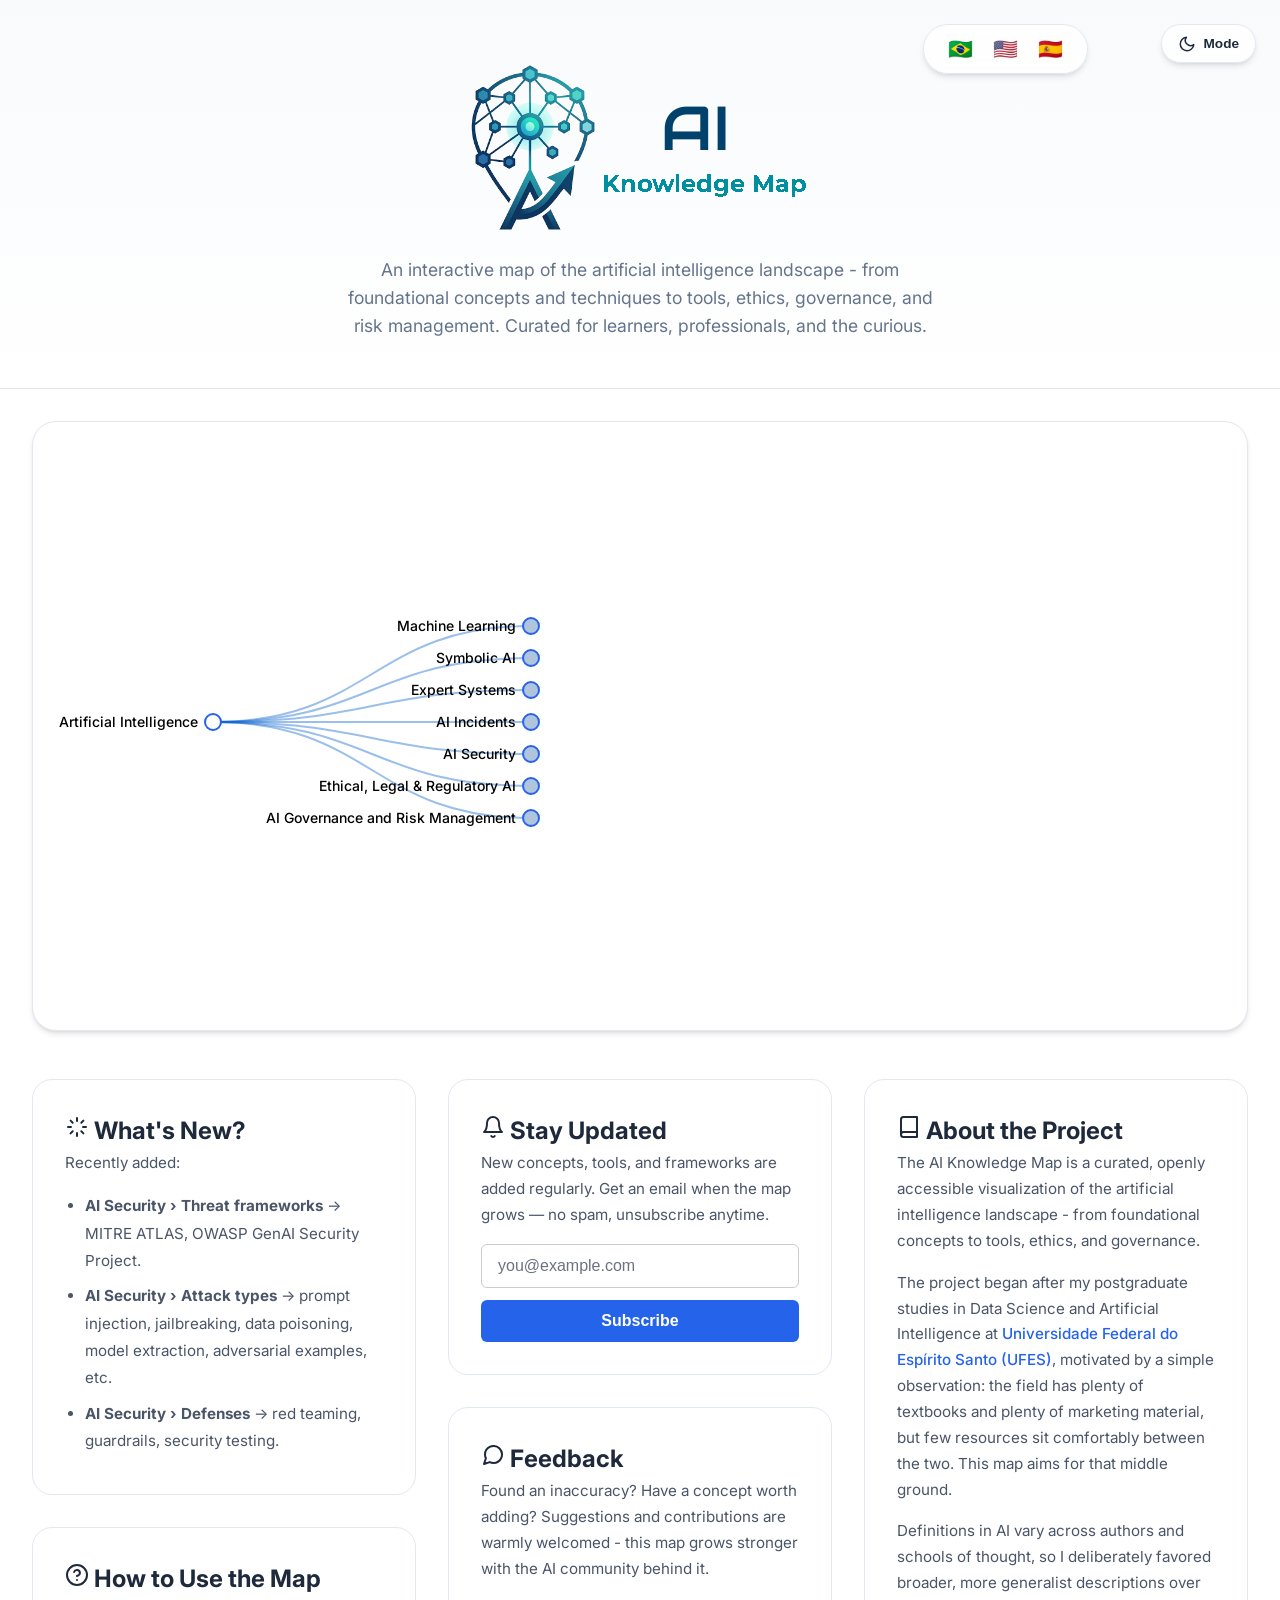
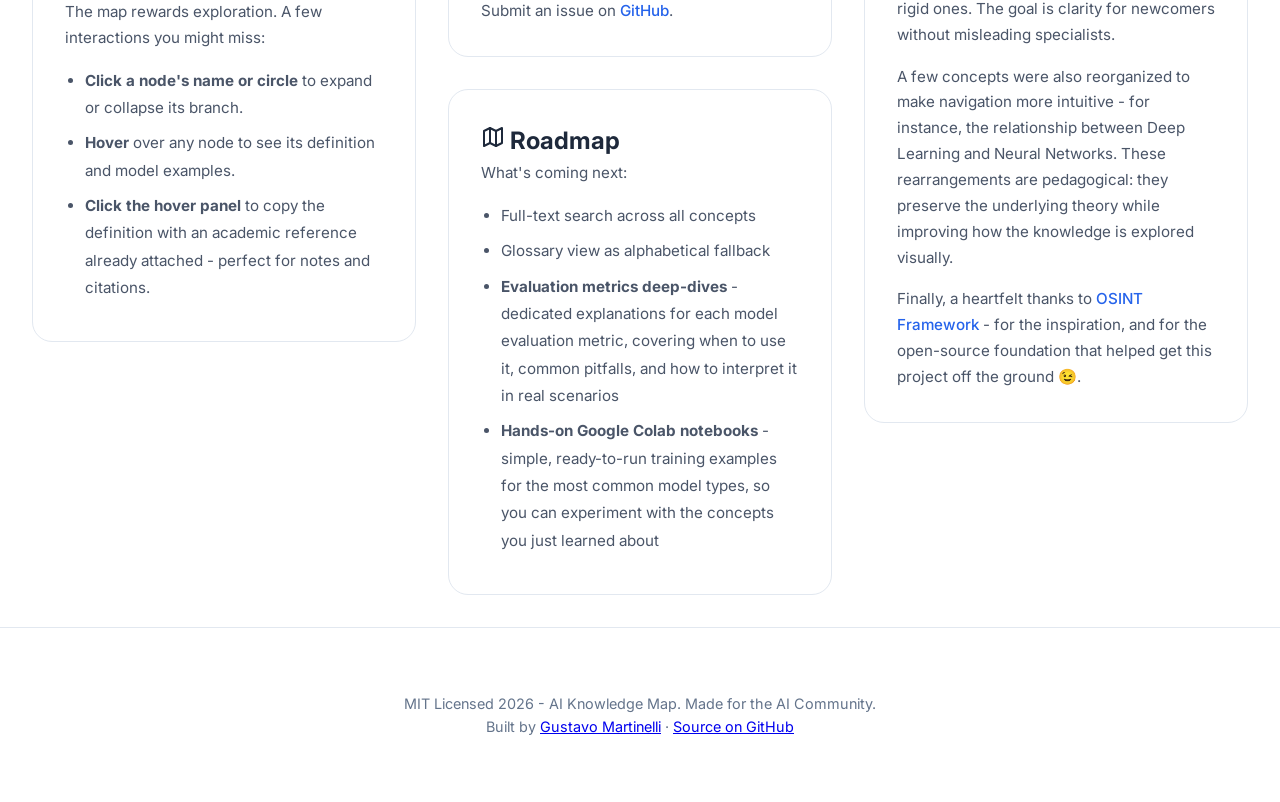
<file: public/index.html>
<!DOCTYPE html>
<html lang="en">

<head>
    <link rel="canonical" href="https://aiknowledgemap.org/">
    <meta charset="UTF-8">
    <meta name="viewport" content="width=device-width, initial-scale=1.0">
    <meta http-equiv="X-UA-Compatible" content="ie=edge">
    <title>AI Knowledge Map - Learn AI Concepts & Definitions</title>
    <meta name="description" content="Explore Artificial Intelligence visually. A free, interactive knowledge map of AI concepts, techniques, tools, ethics, and governance - for students, researchers, and professionals.">

    <!-- Open Graph -->
    <meta property="og:type" content="website">
    <meta property="og:url" content="https://aiknowledgemap.org/">
    <meta property="og:title" content="AI Knowledge Map - Visual Guide to Artificial Intelligence">
    <meta property="og:description" content="Explore Artificial Intelligence visually. A free, interactive knowledge map of AI concepts, techniques, tools, ethics, and governance - for students, researchers, and professionals.">
    <meta property="og:image" content="https://aiknowledgemap.org/aikm_logo.jpg">
    <meta property="og:image:width" content="1200">
    <meta property="og:image:height" content="630">
    <meta property="og:image:alt" content="AI Knowledge Map - Interactive map of artificial intelligence concepts">
    <meta property="og:locale" content="en_US">
    <meta property="og:locale:alternate" content="pt_BR">
    <meta property="og:locale:alternate" content="es_ES">
    <meta property="og:site_name" content="AI Knowledge Map">

    <!-- Twitter Cards -->
    <meta name="twitter:card" content="summary_large_image">
    <meta name="twitter:title" content="AI Knowledge Map - Visual Guide to Artificial Intelligence">
    <meta name="twitter:description" content="Explore AI visually. An interactive map of concepts, techniques, tools, ethics, and governance.">
    <meta name="twitter:image" content="https://aiknowledgemap.org/aikm_logo.jpg">
    <meta name="twitter:image:alt" content="AI Knowledge Map - Interactive map of artificial intelligence concepts">

    <!-- Favicons -->
    <link rel="icon" type="image/x-icon" href="/favicon.ico">
    <link rel="icon" type="image/png" sizes="16x16" href="/favicon-16x16.png">
    <link rel="icon" type="image/png" sizes="32x32" href="/favicon-32x32.png">
    <link rel="apple-touch-icon" sizes="180x180" href="/apple-touch-icon.png">
    <link rel="manifest" href="/site.webmanifest">
    <meta name="theme-color" content="#2563eb">

    <!-- Installability (iOS) -->
    <meta name="mobile-web-app-capable" content="yes">
    <meta name="apple-mobile-web-app-capable" content="yes">
    <meta name="apple-mobile-web-app-status-bar-style" content="default">
    <meta name="apple-mobile-web-app-title" content="AI Map">

    <!-- Google Fonts -->
    <link rel="preconnect" href="https://fonts.googleapis.com">
    <link rel="preconnect" href="https://fonts.gstatic.com" crossorigin>
    <link
        href="https://fonts.googleapis.com/css2?family=Inter:wght@300;400;500;600;700&family=Outfit:wght@400;600;700&display=swap"
        rel="stylesheet">

    <!-- Dependencies -->
    <link rel="stylesheet" href="/css/style.css?v=4">
    <script src="/js/d3.v7.min.js" defer></script>
    <script src="/js/app.js?v=3" defer></script>

    <link rel="alternate" hreflang="en" href="https://aiknowledgemap.org/" />
    <link rel="alternate" hreflang="pt-BR" href="https://aiknowledgemap.org/pt-br/" />
    <link rel="alternate" hreflang="es" href="https://aiknowledgemap.org/es/" />
    <link rel="alternate" hreflang="x-default" href="https://aiknowledgemap.org/" />
    
    <script defer src="https://cloud.umami.is/script.js" 
            data-website-id="514e54d5-efb2-42ce-ac12-b586e3b3f8ba"
            data-domains="aiknowledgemap.org"></script>

    <script type="application/ld+json">
        {
        "@context": "https://schema.org",
        "@type": "WebSite",
        "name": "AI Knowledge Map",
        "url": "https://aiknowledgemap.org/",
        "description": "Explore Artificial Intelligence visually. A free, interactive knowledge map of AI concepts, techniques, tools, ethics, and governance - for students, researchers, and professionals.",
        "inLanguage": "en"
        }
    </script>

    <script src="https://analytics.ahrefs.com/analytics.js" data-key="7JDw+HmyIkDQPO7o8yi4VQ" async></script>

</head>

<body>

    <header>
        <h1>
            <img src="/aikm_img_name.png" alt="AI Knowledge Map" class="site-logo">
        </h1>
        <p>An interactive map of the artificial intelligence landscape - from foundational concepts and 
            techniques to tools, ethics, governance, and risk management. Curated for learners, professionals, 
            and the curious.</p>
        <div class="lang-selector">
            <a href="/pt-br/" class="lang-flag" hreflang="pt-BR" aria-label="Português">🇧🇷</a>
            <a href="/" class="lang-flag" hreflang="en" aria-label="English">🇺🇸</a>
            <a href="/es/" class="lang-flag" hreflang="es" aria-label="Español">🇪🇸</a>
        </div>
        <div class="dark-toggle-container">
            <button class="btn-toggle" aria-label="Toggle dark mode">
                <svg xmlns="http://www.w3.org/2000/svg" width="18" height="18" viewBox="0 0 24 24" fill="none"
                    stroke="currentColor" stroke-width="2" stroke-linecap="round" stroke-linejoin="round"
                    aria-hidden="true">
                    <path d="M21 12.79A9 9 0 1 1 11.21 3 7 7 0 0 0 21 12.79z"></path>
                </svg>
                Mode
            </button>
        </div>
    </header>

    <main class="container">

        <div id="body">
            <!-- D3 Map will render here -->

        </div>

        <div class="info-grid">
            <div class="info-card-column">
                <!-- Column 1: What's New? -->
                <section class="info-card">
                    <h2>
                        <svg xmlns="http://www.w3.org/2000/svg" width="24" height="24" viewBox="0 0 24 24" fill="none"
                            stroke="currentColor" stroke-width="2" stroke-linecap="round" stroke-linejoin="round"
                            aria-hidden="true">
                            <path d="M12 3v3m0 12v3M3 12h3m12 0h3M5.6 5.6l2.1 2.1m8.6 8.6l2.1 2.1m0-12.8l-2.1 2.1m-8.6 8.6l-2.1 2.1"></path>
                        </svg>
                        What's New?
                    </h2>
                    <p>Recently added:</p>
                    <ul class="info-list">
                        <li><strong>AI Security › Threat frameworks</strong> → MITRE ATLAS, OWASP GenAI Security Project.</li>
                        <li><strong>AI Security › Attack types</strong> → prompt injection, jailbreaking, data poisoning, model extraction, adversarial examples, etc.</li>
                        <li><strong>AI Security › Defenses</strong> → red teaming, guardrails, security testing.</li>
                    </ul>
                </section>

                <!-- Column 1: How to Use the Map -->
                <section class="info-card">
                    <h2>
                        <svg xmlns="http://www.w3.org/2000/svg" width="24" height="24" viewBox="0 0 24 24" fill="none"
                            stroke="currentColor" stroke-width="2" stroke-linecap="round" stroke-linejoin="round"
                            aria-hidden="true">
                            <circle cx="12" cy="12" r="10"></circle>
                            <path d="M9.09 9a3 3 0 0 1 5.83 1c0 2-3 3-3 3"></path>
                            <line x1="12" y1="17" x2="12.01" y2="17"></line>
                        </svg>
                        How to Use the Map
                    </h2>
                    <p>The map rewards exploration. A few interactions you might miss:</p>
                    <ul class="info-list">
                        <li><strong>Click a node's name or circle</strong> to expand or collapse its branch.</li>
                        <li><strong>Hover</strong> over any node to see its definition and model examples.</li>
                        <li><strong>Click the hover panel</strong> to copy the definition with an academic reference already attached - perfect for notes and citations.</li>
                    </ul>
                </section>
            </div>

            <!-- Column 2: Stay Updated + Feedback + Roadmap (stacked) -->
            <div class="info-card-column">
                <section class="info-card">
                    <h2>
                        <svg xmlns="http://www.w3.org/2000/svg" width="24" height="24" viewBox="0 0 24 24" fill="none"
                            stroke="currentColor" stroke-width="2" stroke-linecap="round" stroke-linejoin="round"
                            aria-hidden="true">
                            <path d="M18 8A6 6 0 0 0 6 8c0 7-3 9-3 9h18s-3-2-3-9"></path>
                            <path d="M13.73 21a2 2 0 0 1-3.46 0"></path>
                        </svg>
                        Stay Updated
                    </h2>
                    <p>New concepts, tools, and frameworks are added regularly. Get an email when the map grows — no spam, unsubscribe anytime.</p>
                    <form
                        id="newsletter-form"
                        action="https://buttondown.com/api/emails/embed-subscribe/aiknowledgemap"
                        method="post"
                        style="margin-top: 1rem;">
                        <label for="bd-email" class="sr-only">Email</label>
                        <input type="email" id="bd-email" name="email" placeholder="you@example.com" required>
                        <button type="submit">Subscribe</button>
                    </form>
                    <p id="newsletter-msg" class="newsletter-msg hidden" role="status" aria-live="polite"></p>
                </section>

                <section class="info-card">
                    <h2>
                        <svg xmlns="http://www.w3.org/2000/svg" width="24" height="24" viewBox="0 0 24 24" fill="none"
                            stroke="currentColor" stroke-width="2" stroke-linecap="round" stroke-linejoin="round"
                            aria-hidden="true">
                            <path
                                d="M21 11.5a8.38 8.38 0 0 1-.9 3.8 8.5 8.5 0 0 1-7.6 4.7 8.38 8.38 0 0 1-3.8-.9L3 21l1.9-5.7a8.38 8.38 0 0 1-.9-3.8 8.5 8.5 0 0 1 4.7-7.6 8.38 8.38 0 0 1 3.8-.9h.5a8.48 8.48 0 0 1 8 8v.5z">
                            </path>
                        </svg>
                        Feedback
                    </h2>
                    <p>
                        Found an inaccuracy? Have a concept worth adding? Suggestions and contributions are warmly welcomed -
                        this map grows stronger with the AI community behind it.
                    </p>
                    <div style="margin-top: 1rem;">
                        Submit an issue on <a href="https://github.com/gustavomartinellidev/aiknowledgemap/issues"
                            target="_blank" rel="noopener noreferrer">GitHub</a>.
                    </div>
                </section>

                <section class="info-card">
                    <h2>
                        <svg xmlns="http://www.w3.org/2000/svg" width="24" height="24" viewBox="0 0 24 24" fill="none"
                            stroke="currentColor" stroke-width="2" stroke-linecap="round" stroke-linejoin="round"
                            aria-hidden="true">
                            <polygon points="3 6 9 3 15 6 21 3 21 18 15 21 9 18 3 21"></polygon>
                            <line x1="9" y1="3" x2="9" y2="18"></line>
                            <line x1="15" y1="6" x2="15" y2="21"></line>
                        </svg>
                        Roadmap
                    </h2>
                    <p>What's coming next:</p>
                    <ul class="info-list">
                        <li>Full-text search across all concepts</li>
                        <li>Glossary view as alphabetical fallback</li>
                        <li><strong>Evaluation metrics deep-dives</strong> - dedicated explanations for each model evaluation metric, covering when to use it, common pitfalls, and how to interpret it in real scenarios</li>
                        <li><strong>Hands-on Google Colab notebooks</strong> - simple, ready-to-run training examples for the most common model types, so you can experiment with the concepts you just learned about</li>
                    </ul>
                </section>
            </div>

            <!-- Column 3: About the Project -->
            <section class="info-card">
                <h2>
                    <svg xmlns="http://www.w3.org/2000/svg" width="24" height="24" viewBox="0 0 24 24" fill="none"
                        stroke="currentColor" stroke-width="2" stroke-linecap="round" stroke-linejoin="round"
                        aria-hidden="true">
                        <path d="M4 19.5A2.5 2.5 0 0 1 6.5 17H20"></path>
                        <path d="M6.5 2H20v20H6.5A2.5 2.5 0 0 1 4 19.5v-15A2.5 2.5 0 0 1 6.5 2z"></path>
                    </svg>
                    About the Project
                </h2>
                <p>
                    The AI Knowledge Map is a curated, openly accessible visualization of the artificial intelligence landscape - from 
                    foundational concepts to tools, ethics, and governance.
                </p>
                <p style="margin-top:1rem;">
                    The project began after my postgraduate studies in Data Science and Artificial Intelligence at 
                    <a href="https://ufes.br/" target="_blank" rel="noopener noreferrer">Universidade Federal do Espírito Santo (UFES)</a>, 
                    motivated by a simple observation: the field has plenty of textbooks and plenty of marketing
                    material, but few resources sit comfortably between the two. This map aims for that middle ground.
                </p>
                <p style="margin-top:1rem;">
                    Definitions in AI vary across authors and schools of thought, so I deliberately favored broader, more generalist 
                    descriptions over rigid ones. The goal is clarity for newcomers without misleading specialists.
                </p>
                <p style="margin-top:1rem;">
                    A few concepts were also reorganized to make navigation more intuitive - for instance, the relationship between 
                    Deep Learning and Neural Networks. These rearrangements are pedagogical: they preserve the underlying 
                    theory while improving how the knowledge is explored visually.
                </p>
                <p style="margin-top:1rem;">
                    Finally, a heartfelt thanks to <a href="https://osintframework.com/" target="_blank" rel="noopener noreferrer">OSINT Framework</a>
                    - for the inspiration, and for the open-source foundation that helped get this project off the ground 😉.
                </p>
            </section>
        </div>

    </main>

    <footer>
        <p>MIT Licensed 2026 - AI Knowledge Map. Made for the AI Community.</p>
        <p class="site-credit">
            Built by
            <a href="https://www.linkedin.com/in/gustavomartinelli/" target="_blank" rel="noopener noreferrer">Gustavo Martinelli</a>
            · <a href="https://github.com/gustavomartinellidev/aiknowledgemap" target="_blank" rel="noopener noreferrer">Source on GitHub</a>
        </p>
    </footer>

    <div id="hover-panel" class="hidden"
     data-copy-label="Click to copy"
     data-copied-label="Text copied ✓"></div>

</body>

</html>
</file>
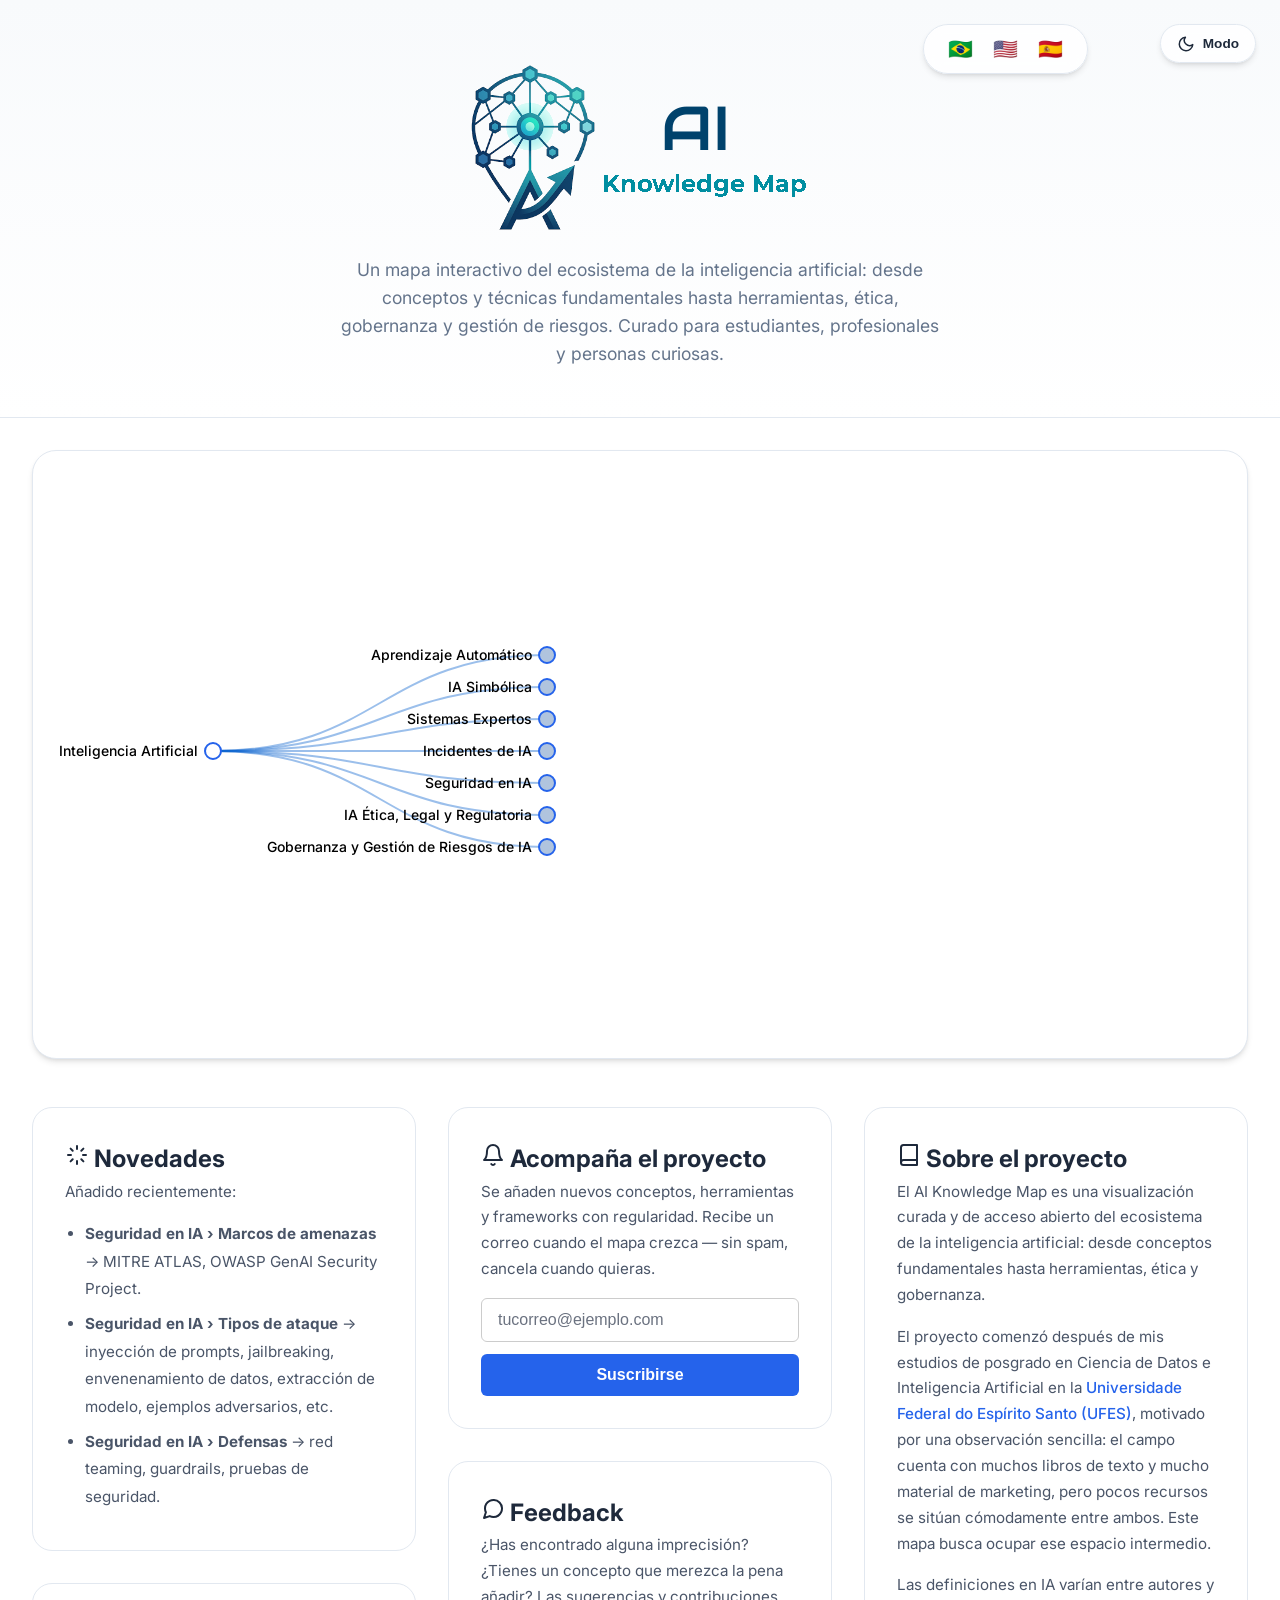
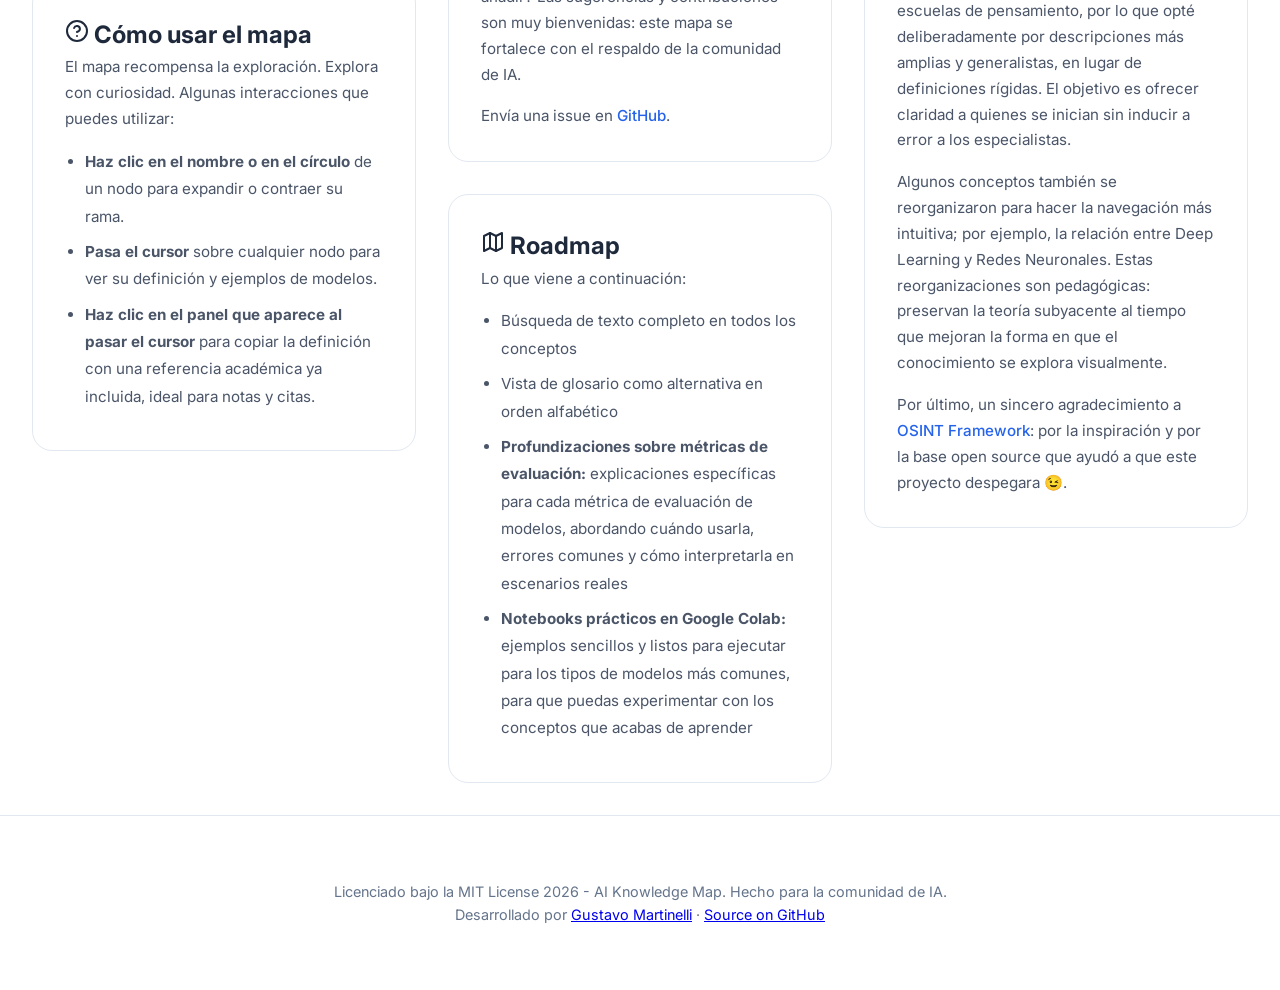
<file: public/es/index.html>
<!DOCTYPE html>
<html lang="es">

<head>
    <link rel="canonical" href="https://aiknowledgemap.org/es/">
    <meta charset="UTF-8">
    <meta name="viewport" content="width=device-width, initial-scale=1.0">
    <meta http-equiv="X-UA-Compatible" content="ie=edge">
    <title>AI Knowledge Map - Aprende conceptos y definiciones de IA</title>
    <meta name="description" content="Explora la Inteligencia Artificial de forma visual. Un mapa de conocimiento gratuito e interactivo sobre conceptos, técnicas, herramientas, ética y gobernanza de la IA — para estudiantes, investigadores y profesionales.">

    <!-- Open Graph -->
    <meta property="og:type" content="website">
    <meta property="og:url" content="https://aiknowledgemap.org/es/">
    <meta property="og:title" content="AI Knowledge Map - Guía visual de la Inteligencia Artificial">
    <meta property="og:description" content="Explora la Inteligencia Artificial de forma visual. Un mapa de conocimiento gratuito e interactivo sobre conceptos, técnicas, herramientas, ética y gobernanza de la IA — para estudiantes, investigadores y profesionales.">
    <meta property="og:image" content="https://aiknowledgemap.org/aikm_logo.jpg">
    <meta property="og:image:width" content="1200">
    <meta property="og:image:height" content="630">
    <meta property="og:image:alt" content="AI Knowledge Map - Mapa interactivo de conceptos de inteligencia artificial">
    <meta property="og:locale" content="es_ES">
    <meta property="og:locale:alternate" content="en_US">
    <meta property="og:locale:alternate" content="pt_BR">
    <meta property="og:site_name" content="AI Knowledge Map">

    <!-- Twitter Cards -->
    <meta name="twitter:card" content="summary_large_image">
    <meta name="twitter:title" content="AI Knowledge Map - Guía visual de la Inteligencia Artificial">
    <meta name="twitter:description" content="Explora la IA de forma visual. Un mapa interactivo de conceptos, técnicas, herramientas, ética y gobernanza.">
    <meta name="twitter:image" content="https://aiknowledgemap.org/aikm_logo.jpg">
    <meta name="twitter:image:alt" content="AI Knowledge Map - Mapa interactivo de conceptos de inteligencia artificial">

    <!-- Favicons -->
    <link rel="icon" type="image/x-icon" href="/favicon.ico">
    <link rel="icon" type="image/png" sizes="16x16" href="/favicon-16x16.png">
    <link rel="icon" type="image/png" sizes="32x32" href="/favicon-32x32.png">
    <link rel="apple-touch-icon" sizes="180x180" href="/apple-touch-icon.png">
    <link rel="manifest" href="/es/site.webmanifest">
    <meta name="theme-color" content="#2563eb">

    <!-- Installability (iOS) -->
    <meta name="mobile-web-app-capable" content="yes">
    <meta name="apple-mobile-web-app-capable" content="yes">
    <meta name="apple-mobile-web-app-status-bar-style" content="default">
    <meta name="apple-mobile-web-app-title" content="AI Map">

    <!-- Google Fonts -->
    <link rel="preconnect" href="https://fonts.googleapis.com">
    <link rel="preconnect" href="https://fonts.gstatic.com" crossorigin>
    <link
        href="https://fonts.googleapis.com/css2?family=Inter:wght@300;400;500;600;700&family=Outfit:wght@400;600;700&display=swap"
        rel="stylesheet">

    <!-- Dependencies -->
    <link rel="stylesheet" href="/css/style.css?v=4">
    <script src="/js/d3.v7.min.js" defer></script>
    <script src="/js/app.js?v=3" defer></script>

    <link rel="alternate" hreflang="en" href="https://aiknowledgemap.org/" />
    <link rel="alternate" hreflang="pt-BR" href="https://aiknowledgemap.org/pt-br/" />
    <link rel="alternate" hreflang="es" href="https://aiknowledgemap.org/es/" />
    <link rel="alternate" hreflang="x-default" href="https://aiknowledgemap.org/" />
    
    <script defer src="https://cloud.umami.is/script.js" 
            data-website-id="514e54d5-efb2-42ce-ac12-b586e3b3f8ba"
            data-domains="aiknowledgemap.org"></script>
    
    <script type="application/ld+json">
        {
        "@context": "https://schema.org",
        "@type": "WebSite",
        "name": "AI Knowledge Map",
        "url": "https://aiknowledgemap.org/es/",
        "description": "Explora la Inteligencia Artificial de forma visual. Un mapa de conocimiento gratuito e interactivo sobre conceptos, técnicas, herramientas, ética y gobernanza de la IA — para estudiantes, investigadores y profesionales.",
        "inLanguage": "es"
        }
    </script>

    <script src="https://analytics.ahrefs.com/analytics.js" data-key="7JDw+HmyIkDQPO7o8yi4VQ" async></script>
            
</head>

<body>

    <header>
        <h1>
            <img src="/aikm_img_name.png" alt="AI Knowledge Map" class="site-logo">
        </h1>
        <p>Un mapa interactivo del ecosistema de la inteligencia artificial: desde conceptos y técnicas fundamentales hasta 
            herramientas, ética, gobernanza y gestión de riesgos. Curado para estudiantes, profesionales y personas curiosas.</p>
        <div class="lang-selector">
            <a href="/pt-br/" class="lang-flag" hreflang="pt-BR" aria-label="Português">🇧🇷</a>
            <a href="/" class="lang-flag" hreflang="en" aria-label="English">🇺🇸</a>
            <a href="/es/" class="lang-flag" hreflang="es" aria-label="Español">🇪🇸</a>
        </div>
        <div class="dark-toggle-container">
            <button class="btn-toggle" aria-label="Toggle dark mode">
                <svg xmlns="http://www.w3.org/2000/svg" width="18" height="18" viewBox="0 0 24 24" fill="none"
                    stroke="currentColor" stroke-width="2" stroke-linecap="round" stroke-linejoin="round"
                    aria-hidden="true">
                    <path d="M21 12.79A9 9 0 1 1 11.21 3 7 7 0 0 0 21 12.79z"></path>
                </svg>
                Modo
            </button>
        </div>
    </header>

    <main class="container">

        <div id="body">
            <!-- D3 Map will render here -->

        </div>

        <div class="info-grid">
            <div class="info-card-column">
                <!-- Column 1: What's New? -->
                <section class="info-card">
                    <h2>
                        <svg xmlns="http://www.w3.org/2000/svg" width="24" height="24" viewBox="0 0 24 24" fill="none"
                            stroke="currentColor" stroke-width="2" stroke-linecap="round" stroke-linejoin="round"
                            aria-hidden="true">
                            <path d="M12 3v3m0 12v3M3 12h3m12 0h3M5.6 5.6l2.1 2.1m8.6 8.6l2.1 2.1m0-12.8l-2.1 2.1m-8.6 8.6l-2.1 2.1"></path>
                        </svg>
                        Novedades
                    </h2>
                    <p>Añadido recientemente:</p>
                    <ul class="info-list">
                        <li><strong>Seguridad en IA › Marcos de amenazas</strong> → MITRE ATLAS, OWASP GenAI Security Project.</li>
                        <li><strong>Seguridad en IA › Tipos de ataque</strong> → inyección de prompts, jailbreaking, envenenamiento de datos, extracción de modelo, ejemplos adversarios, etc.</li>
                        <li><strong>Seguridad en IA › Defensas</strong> → red teaming, guardrails, pruebas de seguridad.</li>
                    </ul>
                </section>

                <!-- Column 1: How to Use the Map -->
                <section class="info-card">
                    <h2>
                        <svg xmlns="http://www.w3.org/2000/svg" width="24" height="24" viewBox="0 0 24 24" fill="none"
                            stroke="currentColor" stroke-width="2" stroke-linecap="round" stroke-linejoin="round"
                            aria-hidden="true">
                            <circle cx="12" cy="12" r="10"></circle>
                            <path d="M9.09 9a3 3 0 0 1 5.83 1c0 2-3 3-3 3"></path>
                            <line x1="12" y1="17" x2="12.01" y2="17"></line>
                        </svg>
                        Cómo usar el mapa
                    </h2>
                    <p>El mapa recompensa la exploración. Explora con curiosidad. Algunas interacciones que puedes utilizar:</p>
                    <ul class="info-list">
                        <li><strong>Haz clic en el nombre o en el círculo</strong> de un nodo para expandir o contraer su rama.</li>
                        <li><strong>Pasa el cursor</strong> sobre cualquier nodo para ver su definición y ejemplos de modelos.</li>
                        <li><strong>Haz clic en el panel que aparece al pasar el cursor</strong> para copiar la definición con 
                            una referencia académica ya incluida, ideal para notas y citas.</li>
                    </ul>
                </section>
            </div>

            <!-- Column 2: Stay Updated + Feedback + Roadmap (stacked) -->
            <div class="info-card-column">
                <section class="info-card">
                    <h2>
                        <svg xmlns="http://www.w3.org/2000/svg" width="24" height="24" viewBox="0 0 24 24" fill="none"
                            stroke="currentColor" stroke-width="2" stroke-linecap="round" stroke-linejoin="round"
                            aria-hidden="true">
                            <path d="M18 8A6 6 0 0 0 6 8c0 7-3 9-3 9h18s-3-2-3-9"></path>
                            <path d="M13.73 21a2 2 0 0 1-3.46 0"></path>
                        </svg>
                        Acompaña el proyecto
                    </h2>
                    <p>Se añaden nuevos conceptos, herramientas y frameworks con regularidad. Recibe un correo cuando el mapa crezca — sin spam, cancela cuando quieras.</p>
                    <form
                        id="newsletter-form"
                        action="https://buttondown.com/api/emails/embed-subscribe/aiknowledgemap"
                        method="post"
                        style="margin-top: 1rem;">
                        <label for="bd-email" class="sr-only">Correo electrónico</label>
                        <input type="email" id="bd-email" name="email" placeholder="tucorreo@ejemplo.com" required>
                        <button type="submit">Suscribirse</button>
                    </form>
                    <p id="newsletter-msg" class="newsletter-msg hidden" role="status" aria-live="polite"></p>
                </section>

                <section class="info-card">
                    <h2>
                        <svg xmlns="http://www.w3.org/2000/svg" width="24" height="24" viewBox="0 0 24 24" fill="none"
                            stroke="currentColor" stroke-width="2" stroke-linecap="round" stroke-linejoin="round"
                            aria-hidden="true">
                            <path
                                d="M21 11.5a8.38 8.38 0 0 1-.9 3.8 8.5 8.5 0 0 1-7.6 4.7 8.38 8.38 0 0 1-3.8-.9L3 21l1.9-5.7a8.38 8.38 0 0 1-.9-3.8 8.5 8.5 0 0 1 4.7-7.6 8.38 8.38 0 0 1 3.8-.9h.5a8.48 8.48 0 0 1 8 8v.5z">
                            </path>
                        </svg>
                        Feedback
                    </h2>
                    <p>
                        ¿Has encontrado alguna imprecisión? ¿Tienes un concepto que merezca la pena añadir? Las sugerencias y contribuciones 
                        son muy bienvenidas: este mapa se fortalece con el respaldo de la comunidad de IA.
                    </p>
                    <div style="margin-top: 1rem;">
                        Envía una issue en <a href="https://github.com/gustavomartinellidev/aiknowledgemap/issues"
                            target="_blank" rel="noopener noreferrer">GitHub</a>.
                    </div>
                </section>

                <section class="info-card">
                    <h2>
                        <svg xmlns="http://www.w3.org/2000/svg" width="24" height="24" viewBox="0 0 24 24" fill="none"
                            stroke="currentColor" stroke-width="2" stroke-linecap="round" stroke-linejoin="round"
                            aria-hidden="true">
                            <polygon points="3 6 9 3 15 6 21 3 21 18 15 21 9 18 3 21"></polygon>
                            <line x1="9" y1="3" x2="9" y2="18"></line>
                            <line x1="15" y1="6" x2="15" y2="21"></line>
                        </svg>
                        Roadmap
                    </h2>
                    <p>Lo que viene a continuación:</p>
                    <ul class="info-list">
                        <li>Búsqueda de texto completo en todos los conceptos</li>
                        <li>Vista de glosario como alternativa en orden alfabético</li>
                        <li><strong>Profundizaciones sobre métricas de evaluación:</strong> explicaciones específicas para cada métrica de evaluación de modelos, abordando cuándo usarla, errores comunes y cómo interpretarla en escenarios reales</li>
                        <li><strong>Notebooks prácticos en Google Colab:</strong> ejemplos sencillos y listos para ejecutar para los tipos de modelos más comunes, para que puedas experimentar con los conceptos que acabas de aprender</li>
                    </ul>
                </section>
            </div>

            <!-- Column 3: About the Project -->
            <section class="info-card">
                <h2>
                    <svg xmlns="http://www.w3.org/2000/svg" width="24" height="24" viewBox="0 0 24 24" fill="none"
                        stroke="currentColor" stroke-width="2" stroke-linecap="round" stroke-linejoin="round"
                        aria-hidden="true">
                        <path d="M4 19.5A2.5 2.5 0 0 1 6.5 17H20"></path>
                        <path d="M6.5 2H20v20H6.5A2.5 2.5 0 0 1 4 19.5v-15A2.5 2.5 0 0 1 6.5 2z"></path>
                    </svg>
                    Sobre el proyecto
                </h2>
                <p>
                    El AI Knowledge Map es una visualización curada y de acceso abierto del ecosistema de la inteligencia artificial: 
                    desde conceptos fundamentales hasta herramientas, ética y gobernanza.
                </p>
                <p style="margin-top:1rem;">
                    El proyecto comenzó después de mis estudios de posgrado en Ciencia de Datos e Inteligencia Artificial en la
                    <a href="https://ufes.br/" target="_blank" rel="noopener noreferrer">Universidade Federal do Espírito Santo (UFES)</a>, 
                    motivado por una observación sencilla: el campo cuenta con muchos libros de texto y mucho material de marketing, pero 
                    pocos recursos se sitúan cómodamente entre ambos. Este mapa busca ocupar ese espacio intermedio.
                </p>
                <p style="margin-top:1rem;">
                    Las definiciones en IA varían entre autores y escuelas de pensamiento, por lo que opté deliberadamente por descripciones 
                    más amplias y generalistas, en lugar de definiciones rígidas. El objetivo es ofrecer claridad a quienes se inician 
                    sin inducir a error a los especialistas.
                </p>
                <p style="margin-top:1rem;">
                    Algunos conceptos también se reorganizaron para hacer la navegación más intuitiva; por ejemplo, la relación entre 
                    Deep Learning y Redes Neuronales. Estas reorganizaciones son pedagógicas: preservan la teoría subyacente al tiempo 
                    que mejoran la forma en que el conocimiento se explora visualmente.
                </p>
                <p style="margin-top:1rem;">
                    Por último, un sincero agradecimiento a <a href="https://osintframework.com/" target="_blank" rel="noopener noreferrer">OSINT Framework</a>:
                     por la inspiración y por la base open source que ayudó a que este proyecto despegara 😉.
                </p>
            </section>
        </div>

    </main>

    <footer>
        <p>Licenciado bajo la MIT License 2026 - AI Knowledge Map. Hecho para la comunidad de IA.</p>
        <p class="site-credit">
            Desarrollado por 
            <a href="https://www.linkedin.com/in/gustavomartinelli/" target="_blank" rel="noopener noreferrer">Gustavo Martinelli</a>
            · <a href="https://github.com/gustavomartinellidev/aiknowledgemap" target="_blank" rel="noopener noreferrer">Source on GitHub</a>
        </p>
    </footer>

    <div id="hover-panel" class="hidden"
    data-copy-label="Haz clic para copiar"
    data-copied-label="Texto copiado ✓"></div>

</body>

</html>
</file>
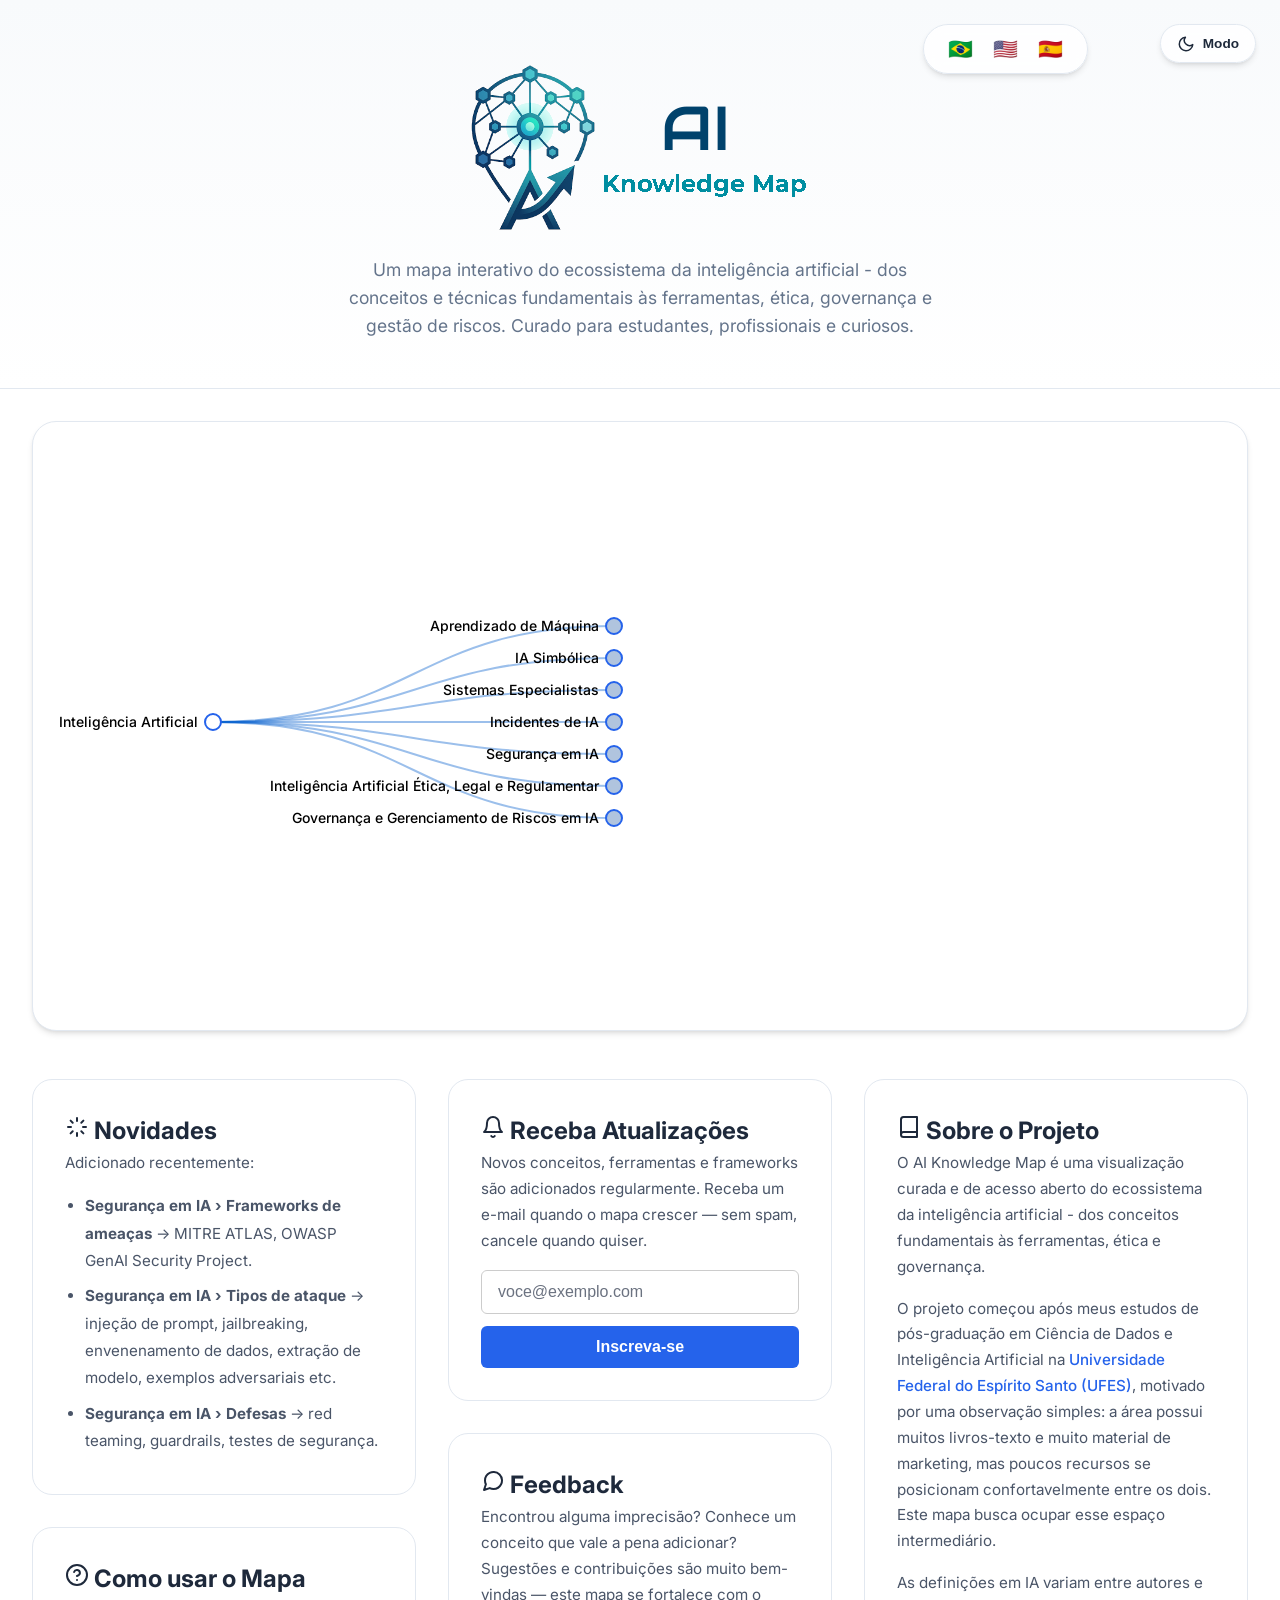
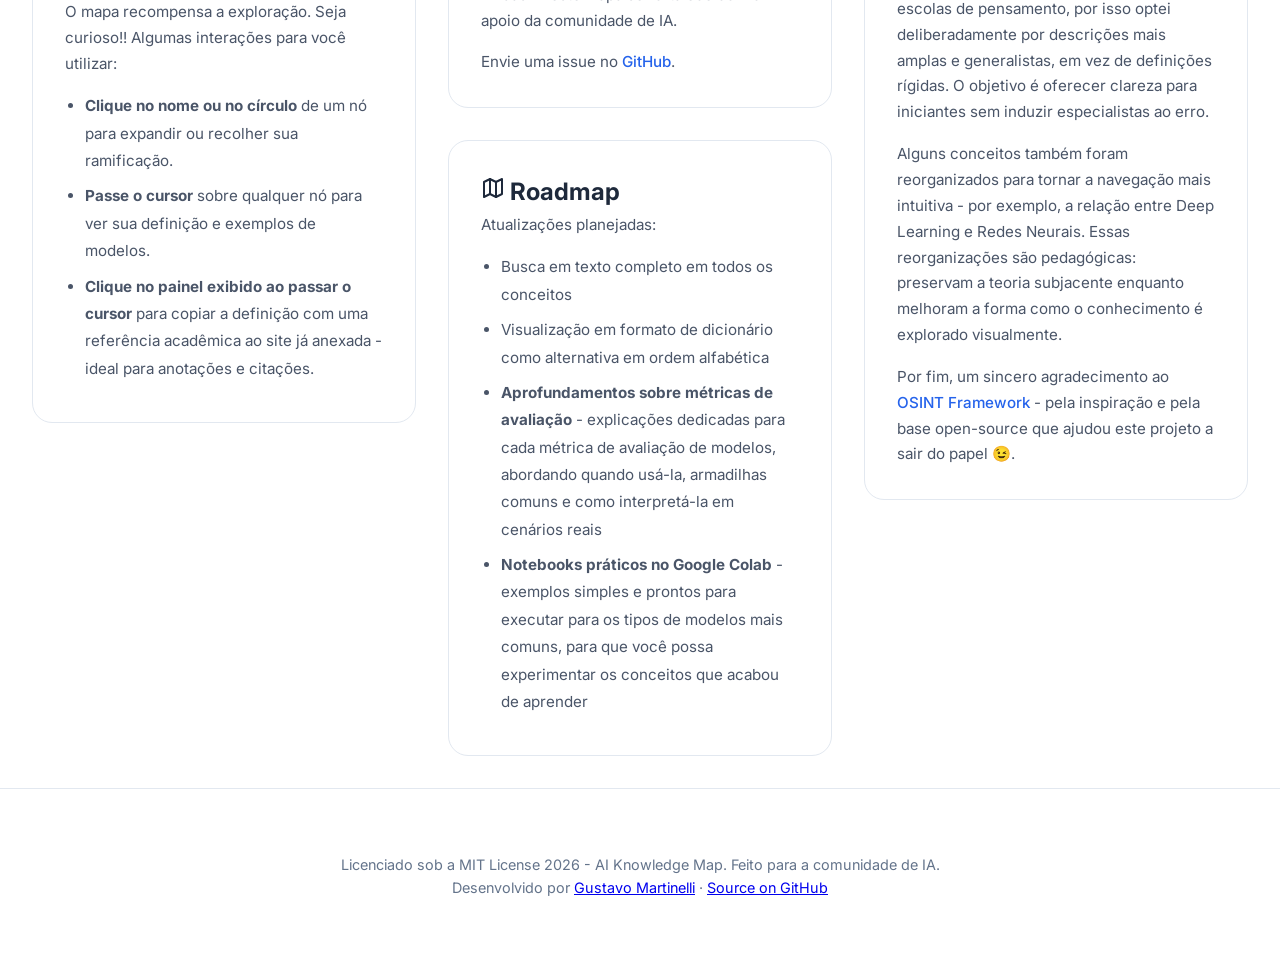
<file: public/pt-br/index.html>
<!DOCTYPE html>
<html lang="pt-BR">

<head>
    <link rel="canonical" href="https://aiknowledgemap.org/pt-br/">
    <meta charset="UTF-8">
    <meta name="viewport" content="width=device-width, initial-scale=1.0">
    <meta http-equiv="X-UA-Compatible" content="ie=edge">
    <title>AI Knowledge Map - Aprenda conceitos e definições de IA</title>
    <meta name="description" content="Explore a Inteligência Artificial visualmente. Um mapa de conhecimento gratuito e interativo sobre conceitos, técnicas, ferramentas, ética e governança da IA ​​— para estudantes, pesquisadores e profissionais.">

    <!-- Open Graph -->
    <meta property="og:type" content="website">
    <meta property="og:url" content="https://aiknowledgemap.org/pt-br/">
    <meta property="og:title" content="Mapa de Conhecimento de IA - Guia Visual da Inteligência Artificial">
    <meta property="og:description" content="Explore IA visualmente. Um mapa interativo e gratuito de conceitos, técnicas, ferramentas, ética e governança - para estudantes, pesquisadores e profissionais.">
    <meta property="og:image" content="https://aiknowledgemap.org/aikm_logo.jpg">
    <meta property="og:image:width" content="1200">
    <meta property="og:image:height" content="630">
    <meta property="og:image:alt" content="AI Knowledge Map - Mapa interativo de conceitos de inteligência artificial">
    <meta property="og:locale" content="pt_BR">
    <meta property="og:locale:alternate" content="en_US">
    <meta property="og:locale:alternate" content="es_ES">
    <meta property="og:site_name" content="AI Knowledge Map">

    <!-- Twitter Cards -->
    <meta name="twitter:card" content="summary_large_image">
    <meta name="twitter:title" content="Mapa de Conhecimento de IA - Um Guia Visual sobre Inteligência Artificial">
    <meta name="twitter:description" content="Explore IA visualmente. Um mapa interativo de conceitos, técnicas, ferramentas, ética e governança.">
    <meta name="twitter:image" content="https://aiknowledgemap.org/aikm_logo.jpg">
    <meta name="twitter:image:alt" content="AI Knowledge Map - Mapa interativo de conceitos de inteligência artificial">

    <!-- Favicons -->
    <link rel="icon" type="image/x-icon" href="/favicon.ico">
    <link rel="icon" type="image/png" sizes="16x16" href="/favicon-16x16.png">
    <link rel="icon" type="image/png" sizes="32x32" href="/favicon-32x32.png">
    <link rel="apple-touch-icon" sizes="180x180" href="/apple-touch-icon.png">
    <link rel="manifest" href="/pt-br/site.webmanifest">
    <meta name="theme-color" content="#2563eb">

    <!-- Installability (iOS) -->
    <meta name="mobile-web-app-capable" content="yes">
    <meta name="apple-mobile-web-app-capable" content="yes">
    <meta name="apple-mobile-web-app-status-bar-style" content="default">
    <meta name="apple-mobile-web-app-title" content="AI Map">

    <!-- Google Fonts -->
    <link rel="preconnect" href="https://fonts.googleapis.com">
    <link rel="preconnect" href="https://fonts.gstatic.com" crossorigin>
    <link
        href="https://fonts.googleapis.com/css2?family=Inter:wght@300;400;500;600;700&family=Outfit:wght@400;600;700&display=swap"
        rel="stylesheet">

    <!-- Dependencies -->
    <link rel="stylesheet" href="/css/style.css?v=4">
    <script src="/js/d3.v7.min.js" defer></script>
    <script src="/js/app.js?v=3" defer></script>

    <link rel="alternate" hreflang="en" href="https://aiknowledgemap.org/" />
    <link rel="alternate" hreflang="pt-BR" href="https://aiknowledgemap.org/pt-br/" />
    <link rel="alternate" hreflang="es" href="https://aiknowledgemap.org/es/" />
    <link rel="alternate" hreflang="x-default" href="https://aiknowledgemap.org/" />
    
    <script defer src="https://cloud.umami.is/script.js" 
            data-website-id="514e54d5-efb2-42ce-ac12-b586e3b3f8ba"
            data-domains="aiknowledgemap.org"></script>

    <script type="application/ld+json">
        {
        "@context": "https://schema.org",
        "@type": "WebSite",
        "name": "AI Knowledge Map",
        "url": "https://aiknowledgemap.org/pt-br/",
        "description": "Explore a Inteligência Artificial visualmente. Um mapa de conhecimento gratuito e interativo sobre conceitos, técnicas, ferramentas, ética e governança da IA ​​— para estudantes, pesquisadores e profissionais.",
        "inLanguage": "pt-BR"
        }
    </script>

    <script src="https://analytics.ahrefs.com/analytics.js" data-key="7JDw+HmyIkDQPO7o8yi4VQ" async></script>

</head>

<body>

    <header>
        <h1>
            <img src="/aikm_img_name.png" alt="AI Knowledge Map" class="site-logo">
        </h1>
        <p>Um mapa interativo do ecossistema da inteligência artificial - dos conceitos e técnicas fundamentais 
            às ferramentas, ética, governança e gestão de riscos. Curado para estudantes, profissionais e curiosos.</p>
        <div class="lang-selector">
            <a href="/pt-br/" class="lang-flag" hreflang="pt-BR" aria-label="Português">🇧🇷</a>
            <a href="/" class="lang-flag" hreflang="en" aria-label="English">🇺🇸</a>
            <a href="/es/" class="lang-flag" hreflang="es" aria-label="Español">🇪🇸</a>
        </div>
        <div class="dark-toggle-container">
            <button class="btn-toggle" aria-label="Toggle dark mode">
                <svg xmlns="http://www.w3.org/2000/svg" width="18" height="18" viewBox="0 0 24 24" fill="none"
                    stroke="currentColor" stroke-width="2" stroke-linecap="round" stroke-linejoin="round"
                    aria-hidden="true">
                    <path d="M21 12.79A9 9 0 1 1 11.21 3 7 7 0 0 0 21 12.79z"></path>
                </svg>
                Modo
            </button>
        </div>
    </header>

    <main class="container">

        <div id="body">
            <!-- D3 Map will render here -->

        </div>

        <div class="info-grid">
            <div class="info-card-column">
                <!-- Column 1: What's New? -->
                <section class="info-card">
                    <h2>
                        <svg xmlns="http://www.w3.org/2000/svg" width="24" height="24" viewBox="0 0 24 24" fill="none"
                            stroke="currentColor" stroke-width="2" stroke-linecap="round" stroke-linejoin="round"
                            aria-hidden="true">
                            <path d="M12 3v3m0 12v3M3 12h3m12 0h3M5.6 5.6l2.1 2.1m8.6 8.6l2.1 2.1m0-12.8l-2.1 2.1m-8.6 8.6l-2.1 2.1"></path>
                        </svg>
                        Novidades
                    </h2>
                    <p>Adicionado recentemente:</p>
                    <ul class="info-list">
                        <li><strong>Segurança em IA › Frameworks de ameaças</strong> → MITRE ATLAS, OWASP GenAI Security Project.</li>
                        <li><strong>Segurança em IA › Tipos de ataque</strong> → injeção de prompt, jailbreaking, envenenamento de dados, extração de modelo, exemplos adversariais etc.</li>
                        <li><strong>Segurança em IA › Defesas</strong> → red teaming, guardrails, testes de segurança.</li>
                    </ul>
                </section>

                <!-- Column 1: How to Use the Map -->
                <section class="info-card">
                    <h2>
                        <svg xmlns="http://www.w3.org/2000/svg" width="24" height="24" viewBox="0 0 24 24" fill="none"
                            stroke="currentColor" stroke-width="2" stroke-linecap="round" stroke-linejoin="round"
                            aria-hidden="true">
                            <circle cx="12" cy="12" r="10"></circle>
                            <path d="M9.09 9a3 3 0 0 1 5.83 1c0 2-3 3-3 3"></path>
                            <line x1="12" y1="17" x2="12.01" y2="17"></line>
                        </svg>
                        Como usar o Mapa
                    </h2>
                    <p>O mapa recompensa a exploração. Seja curioso!! Algumas interações para você utilizar:</p>
                    <ul class="info-list">
                        <li><strong>Clique no nome ou no círculo</strong> de um nó para expandir ou recolher sua ramificação.</li>
                        <li><strong>Passe o cursor</strong> sobre qualquer nó para ver sua definição e exemplos de modelos.</li>
                        <li><strong>Clique no painel exibido ao passar o cursor</strong> para copiar a definição com uma referência
                             acadêmica ao site já anexada - ideal para anotações e citações.</li>
                    </ul>
                </section>
            </div>

            <!-- Column 2: Stay Updated + Feedback + Roadmap (stacked) -->
            <div class="info-card-column">
                <section class="info-card">
                    <h2>
                        <svg xmlns="http://www.w3.org/2000/svg" width="24" height="24" viewBox="0 0 24 24" fill="none"
                            stroke="currentColor" stroke-width="2" stroke-linecap="round" stroke-linejoin="round"
                            aria-hidden="true">
                            <path d="M18 8A6 6 0 0 0 6 8c0 7-3 9-3 9h18s-3-2-3-9"></path>
                            <path d="M13.73 21a2 2 0 0 1-3.46 0"></path>
                        </svg>
                        Receba Atualizações
                    </h2>
                    <p>Novos conceitos, ferramentas e frameworks são adicionados regularmente. Receba um e-mail quando o mapa crescer — sem spam, cancele quando quiser.</p>
                    <form
                        id="newsletter-form"
                        action="https://buttondown.com/api/emails/embed-subscribe/aiknowledgemap"
                        method="post"
                        style="margin-top: 1rem;">
                        <label for="bd-email" class="sr-only">E-mail</label>
                        <input type="email" id="bd-email" name="email" placeholder="voce@exemplo.com" required>
                        <button type="submit">Inscreva-se</button>
                    </form>
                    <p id="newsletter-msg" class="newsletter-msg hidden" role="status" aria-live="polite"></p>
                </section>

                <section class="info-card">
                    <h2>
                        <svg xmlns="http://www.w3.org/2000/svg" width="24" height="24" viewBox="0 0 24 24" fill="none"
                            stroke="currentColor" stroke-width="2" stroke-linecap="round" stroke-linejoin="round"
                            aria-hidden="true">
                            <path
                                d="M21 11.5a8.38 8.38 0 0 1-.9 3.8 8.5 8.5 0 0 1-7.6 4.7 8.38 8.38 0 0 1-3.8-.9L3 21l1.9-5.7a8.38 8.38 0 0 1-.9-3.8 8.5 8.5 0 0 1 4.7-7.6 8.38 8.38 0 0 1 3.8-.9h.5a8.48 8.48 0 0 1 8 8v.5z">
                            </path>
                        </svg>
                        Feedback
                    </h2>
                    <p>
                        Encontrou alguma imprecisão? Conhece um conceito que vale a pena adicionar? Sugestões e contribuições 
                        são muito bem-vindas — este mapa se fortalece com o apoio da comunidade de IA.
                    </p>
                    <div style="margin-top: 1rem;">
                        Envie uma issue no <a href="https://github.com/gustavomartinellidev/aiknowledgemap/issues"
                            target="_blank" rel="noopener noreferrer">GitHub</a>.
                    </div>
                </section>

                <section class="info-card">
                    <h2>
                        <svg xmlns="http://www.w3.org/2000/svg" width="24" height="24" viewBox="0 0 24 24" fill="none"
                            stroke="currentColor" stroke-width="2" stroke-linecap="round" stroke-linejoin="round"
                            aria-hidden="true">
                            <polygon points="3 6 9 3 15 6 21 3 21 18 15 21 9 18 3 21"></polygon>
                            <line x1="9" y1="3" x2="9" y2="18"></line>
                            <line x1="15" y1="6" x2="15" y2="21"></line>
                        </svg>
                        Roadmap
                    </h2>
                    <p>Atualizações planejadas:</p>
                    <ul class="info-list">
                        <li>Busca em texto completo em todos os conceitos</li>
                        <li>Visualização em formato de dicionário como alternativa em ordem alfabética</li>
                        <li><strong>Aprofundamentos sobre métricas de avaliação</strong> - explicações dedicadas para cada métrica de avaliação de modelos, abordando quando usá-la, armadilhas comuns e como interpretá-la em cenários reais</li>
                        <li><strong>Notebooks práticos no Google Colab</strong> - exemplos simples e prontos para executar para os tipos de modelos mais comuns, para que você possa experimentar os conceitos que acabou de aprender</li>
                    </ul>
                </section>
            </div>

            <!-- Column 3: About the Project -->
            <section class="info-card">
                <h2>
                    <svg xmlns="http://www.w3.org/2000/svg" width="24" height="24" viewBox="0 0 24 24" fill="none"
                        stroke="currentColor" stroke-width="2" stroke-linecap="round" stroke-linejoin="round"
                        aria-hidden="true">
                        <path d="M4 19.5A2.5 2.5 0 0 1 6.5 17H20"></path>
                        <path d="M6.5 2H20v20H6.5A2.5 2.5 0 0 1 4 19.5v-15A2.5 2.5 0 0 1 6.5 2z"></path>
                    </svg>
                    Sobre o Projeto
                </h2>
                <p>
                    O AI Knowledge Map é uma visualização curada e de acesso aberto do ecossistema da inteligência artificial 
                    - dos conceitos fundamentais às ferramentas, ética e governança.
                </p>
                <p style="margin-top:1rem;">
                    O projeto começou após meus estudos de pós-graduação em Ciência de Dados e Inteligência Artificial na 
                    <a href="https://ufes.br/" target="_blank" rel="noopener noreferrer">Universidade Federal do Espírito Santo (UFES)</a>, 
                    motivado por uma observação simples: a área possui muitos livros-texto e muito material de marketing, mas poucos 
                    recursos se posicionam confortavelmente entre os dois. Este mapa busca ocupar esse espaço intermediário.
                </p>
                <p style="margin-top:1rem;">
                    As definições em IA variam entre autores e escolas de pensamento, por isso optei deliberadamente por descrições 
                    mais amplas e generalistas, em vez de definições rígidas. O objetivo é oferecer clareza para iniciantes sem induzir 
                    especialistas ao erro.
                </p>
                <p style="margin-top:1rem;">
                    Alguns conceitos também foram reorganizados para tornar a navegação mais intuitiva - 
                    por exemplo, a relação entre Deep Learning e Redes Neurais. Essas reorganizações são pedagógicas: 
                    preservam a teoria subjacente enquanto melhoram a forma como o conhecimento é explorado visualmente.
                </p>
                <p style="margin-top:1rem;">
                    Por fim, um sincero agradecimento ao <a href="https://osintframework.com/" target="_blank" rel="noopener noreferrer">OSINT Framework</a>
                    - pela inspiração e pela base open-source que ajudou este projeto a sair do papel 😉.
                </p>
            </section>
        </div>

    </main>

    <footer>
        <p>Licenciado sob a MIT License 2026 - AI Knowledge Map. Feito para a comunidade de IA.</p>
        <p class="site-credit">
            Desenvolvido por 
            <a href="https://www.linkedin.com/in/gustavomartinelli/" target="_blank" rel="noopener noreferrer">Gustavo Martinelli</a>
            · <a href="https://github.com/gustavomartinellidev/aiknowledgemap" target="_blank" rel="noopener noreferrer">Source on GitHub</a>
        </p>
    </footer>

    <div id="hover-panel" class="hidden"
     data-copy-label="Clique para copiar"
     data-copied-label="Texto copiado ✓"></div>

</body>

</html>
</file>
<file: css/style.css>
:root {
    --primary: #2563eb;
    --primary-hover: #1d4ed8;
    --secondary: #64748b;
    --bg: #ffffff;
    --card-bg: #ffffff;
    --text-main: #1e293b;
    --text-muted: #64748b;
    --border: #e2e8f0;
    --shadow-sm: 0 1px 2px 0 rgb(0 0 0 / 0.05);
    --shadow: 0 4px 6px -1px rgb(0 0 0 / 0.1), 0 2px 4px -2px rgb(0 0 0 / 0.1);
    --shadow-lg: 0 10px 15px -3px rgb(0 0 0 / 0.1), 0 4px 6px -4px rgb(0 0 0 / 0.1);
    --glass: rgba(255, 255, 255, 0.8);
}

* {
    margin: 0;
    padding: 0;
    box-sizing: border-box;
}

body {
    font-family: 'Inter', sans-serif;
    background-color: var(--bg);
    color: var(--text-main);
    line-height: 1.6;
    overflow-x: hidden;
}

header {
    position: relative;
    padding: 3rem 1rem;
    text-align: center;
    background: linear-gradient(180deg, #f8fafc 0%, #ffffff 100%);
    border-bottom: 1px solid var(--border);
}

header h1 {
    font-family: 'Outfit', sans-serif;
    font-size: 2.5rem;
    font-weight: 700;
    letter-spacing: -0.02em;
    background: linear-gradient(135deg, #1e293b 0%, #2563eb 100%);
    -webkit-background-clip: text;
    background-clip: text;
    -webkit-text-fill-color: transparent;
    margin-bottom: 0.5rem;
}

header p {
    color: var(--text-muted);
    font-size: 1.1rem;
    max-width: 600px;
    margin: 0 auto;
}

.container {
    max-width: 2000px;
    margin: 0 auto;
    padding: 2rem;
    position: relative;
}

#body {
    min-height: 600px;
    background: #fff;
    border-radius: 24px;
    box-shadow: var(--shadow);
    border: 1px solid var(--border);
    margin-bottom: 3rem;
    position: relative;
    overflow: auto;
}

.site-logo {
    max-height: 200px;
    width: auto;
    display: block;
    margin: 0 auto;
}

.controls-overlay {
    position: absolute;
    top: 2rem;
    right: 2rem;
    z-index: 10;
    display: flex;
    flex-direction: column;
    gap: 1rem;
    width: 320px;
}

/* Content Sections */
.info-grid {
    display: grid;
    grid-template-columns: repeat(3, 1fr);
    gap: 2rem;
    margin-top: 2rem;
    align-items: start;
}

.info-card-column {
    display: flex;
    flex-direction: column;
    gap: 2rem;
}

.info-list {
    margin-top: 1rem;
    padding-left: 1.25rem;
    line-height: 1.8;
    font-size: 0.95rem;
    color: var(--text-muted);
}

.info-list li {
    margin-bottom: 0.5rem;
    color: #4a5568;
}

.info-card {
    padding: 2rem;
    background: #fff;
    border-radius: 20px;
    border: 1px solid var(--border);
    transition: transform 0.3s ease, box-shadow 0.3s ease;
}

.info-card:hover {
    transform: translateY(-5px);
    box-shadow: var(--shadow-lg);
}

.info-card h3 {
    font-family: 'Outfit', sans-serif;
    margin-bottom: 1rem;
    color: var(--text-main);
    display: flex;
    align-items: center;
    gap: 0.75rem;
}

.info-card p,
.info-card div {
    font-size: 0.95rem;
/*   color: var(--text-muted); */
    color: #4a5568;
    line-height: 1.7;
}

.info-card a {
    color: var(--primary);
    text-decoration: none;
    font-weight: 500;
    transition: color 0.2s;
}

.info-card a:hover {
    color: var(--primary-hover);
    text-decoration: underline;
}

.info-card form {
    display: flex;
    flex-direction: column;
    gap: 0.75rem;
    margin-top: 1rem;
}

.info-card form input[type="email"] {
    width: 100%;
    box-sizing: border-box;
    padding: 0.75rem 1rem;
    font-size: 1rem;
    border: 1px solid #ccc;
    border-radius: 6px;
    background: #fff;
    color: #222;
}

.info-card form input[type="email"]::placeholder {
    color: #6b7280;
}

.newsletter-msg {
    margin-top: 0.75rem;
    font-size: 0.9rem;
    color: #16a34a;
}

.newsletter-msg.hidden {
    display: none;
}

.info-card form button {
    padding: 0.75rem 1rem;
    font-size: 1rem;
    font-weight: 600;
    border: none;
    border-radius: 6px;
    background: #2563eb;
    color: #fff;
    cursor: pointer;
    transition: background 0.15s ease;
}

.info-card form button:hover {
    background: #1d4ed8;
}

.sr-only {
    position: absolute;
    width: 1px; height: 1px;
    padding: 0; margin: -1px;
    overflow: hidden;
    clip: rect(0,0,0,0);
    white-space: nowrap;
    border: 0;
}

/* Hover Panel */
#hover-panel {
    position: absolute;
    font-family: 'Inter', sans-serif;
    border-radius: 12px;
    box-shadow: var(--shadow-lg);
    border: 1px solid var(--border);
    background: rgba(255, 255, 255, 0.95);
    color: var(--text-main);
    backdrop-filter: blur(8px);
    -webkit-backdrop-filter: blur(8px);
    padding: 0.75rem 1rem;
    min-width: 200px;
    max-width: 400px;
    z-index: 2000;
    pointer-events: auto;
    cursor: pointer;
    user-select: none;
}

#hover-panel.hidden {
    display: none;
}

#hover-panel::after {
    content: attr(data-copy-label);
    position: absolute;
    top: 0.5rem;
    right: 0.75rem;
    font-size: 0.65rem;
    font-weight: 700;
    text-transform: uppercase;
    letter-spacing: 0.05em;
    color: var(--primary);
    opacity: 0.6;
}

#hover-panel.copied::after {
    content: attr(data-copied-label);
    color: #10b981;
    opacity: 1;
}

#hover-panel h3 {
    color: var(--primary);
    margin-bottom: 0.35rem;
    font-family: 'Outfit', sans-serif;
    font-size: 0.95rem;
    padding-right: 1.5rem;
}

#hover-panel .section {
    margin-bottom: 0.25rem;
    font-size: 0.8rem;
    line-height: 1.4;
}

.dark-toggle-container {
    position: fixed;
    top: 1.5rem;
    right: 1.5rem;
    z-index: 1000;
}

.btn-toggle {
    display: flex;
    align-items: center;
    justify-content: center;
    gap: 0.5rem;
    padding: 0.6rem 1rem;
    border-radius: 99px;
    border: 1px solid var(--border);
    background: var(--glass);
    backdrop-filter: blur(8px);
    -webkit-backdrop-filter: blur(8px);
    cursor: pointer;
    font-weight: 600;
    font-size: 0.85rem;
    transition: all 0.3s ease;
    box-shadow: var(--shadow);
    color: var(--text-main);
}

.btn-toggle:hover {
    transform: scale(1.05);
    border-color: var(--primary);
    box-shadow: var(--shadow-lg);
}

/* Language Selector */
.lang-selector {
    display: flex;
    gap: 1.25rem;
    position: fixed;
    top: 1.5rem;
    right: 12rem;
    /* Increased significantly to separate from the Mode button */
    z-index: 1000;
    background: var(--glass);
    backdrop-filter: blur(8px);
    -webkit-backdrop-filter: blur(8px);
    padding: 0.5rem 1.5rem;
    border-radius: 99px;
    border: 1px solid var(--border);
    box-shadow: var(--shadow);
}

.lang-flag {
    font-size: 1.25rem;
    cursor: pointer;
    transition: transform 0.2s ease;
    text-decoration: none;
    display: flex;
    align-items: center;
}

.lang-flag:hover {
    transform: scale(1.3);
}

/* SVG Node Styling */
.node circle {
    fill: #fff;
    stroke: var(--primary);
    stroke-width: 2px;
    transition: all 0.3s ease;
}

.node:hover circle {
    fill: var(--primary);
    r: 10px;
}

.node text {
    font-family: 'Inter', sans-serif;
    font-size: 14px;
    font-weight: 500;
}

path.link {
    fill: none;
    stroke: #0760ce;
    stroke-opacity: 0.4;
    stroke-width: 2px;
}

footer {
    text-align: center;
    padding: 4rem 1rem;
    border-top: 1px solid var(--border);
    color: var(--text-muted);
    font-size: 0.9rem;
}

/* Dark Mode support (if the user toggles it) */
.dark-Mode {
    --bg: #0f172a;
    --text-main: #f8fafc;
    --text-muted: #94a3b8;
    --border: #1e293b;
    --card-bg: #1e293b;
    --glass: rgba(15, 23, 42, 0.8);
}

.dark-Mode header {
    background: linear-gradient(180deg, #020617 0%, #0f172a 100%);
}

.dark-Mode #body {
    background: #1e293b;
}

.dark-Mode .info-card {
    background: #1e293b;
}

.dark-Mode .btn-toggle {
    background: #1e293b;
    color: #f8fafc;
}

.dark-Mode #hover-panel {
    background: rgba(30, 41, 59, 0.95);
    border-color: #334155;
    color: #f8fafc;
}

.dark-Mode #hover-panel h3 {
    color: #60a5fa;
}

.dark-Mode .node text {
    fill: var(--text-main) !important;
    font-family: 'Inter', sans-serif;
    font-size: 14px;
    font-weight: 500;
}

.dark-Mode .info-card form input[type="email"] {
    background: #1e293b;
}

.dark-Mode .info-card form input[type="email"]::placeholder {
    color: #f8fafc;
}

@media (max-width: 960px) {
    .info-grid {
        grid-template-columns: 1fr;
    }
}

@media (max-width: 768px) {
    .site-logo {
        max-height: 150px;
    }
}
</file>
